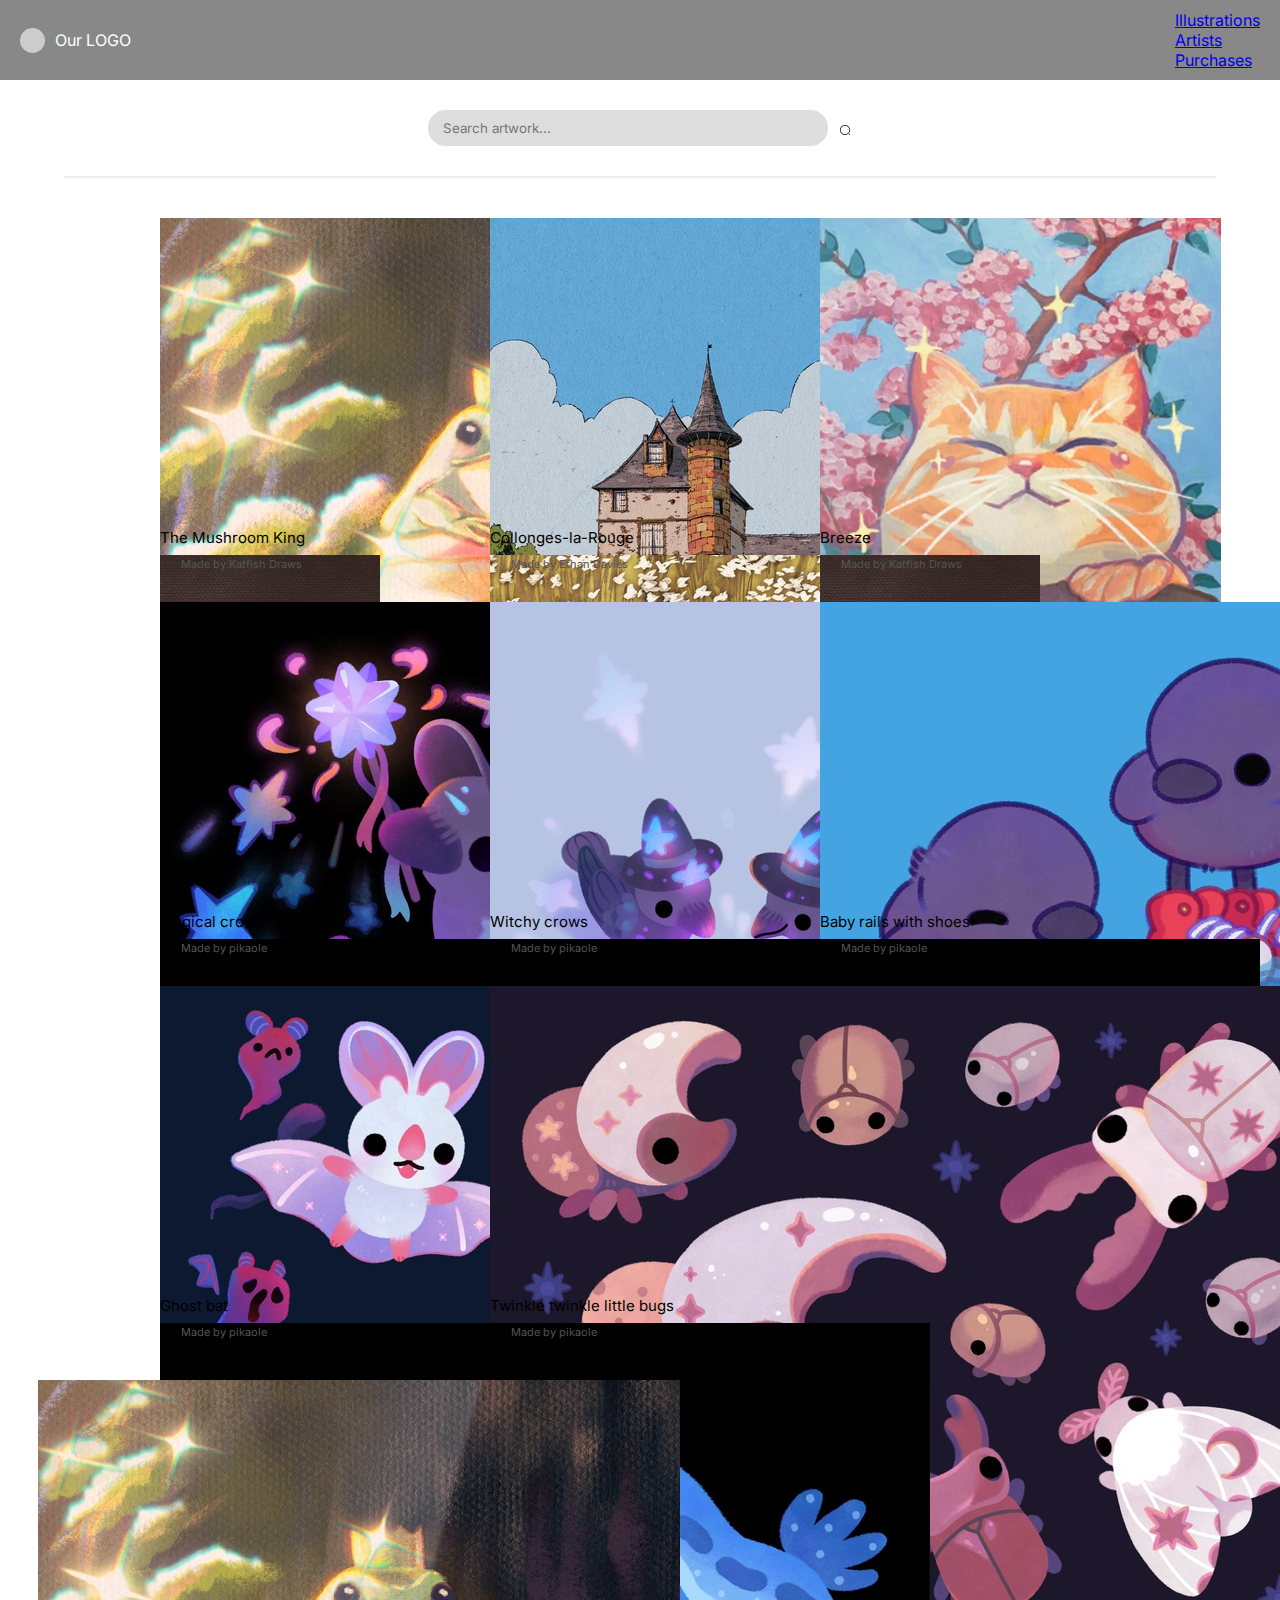
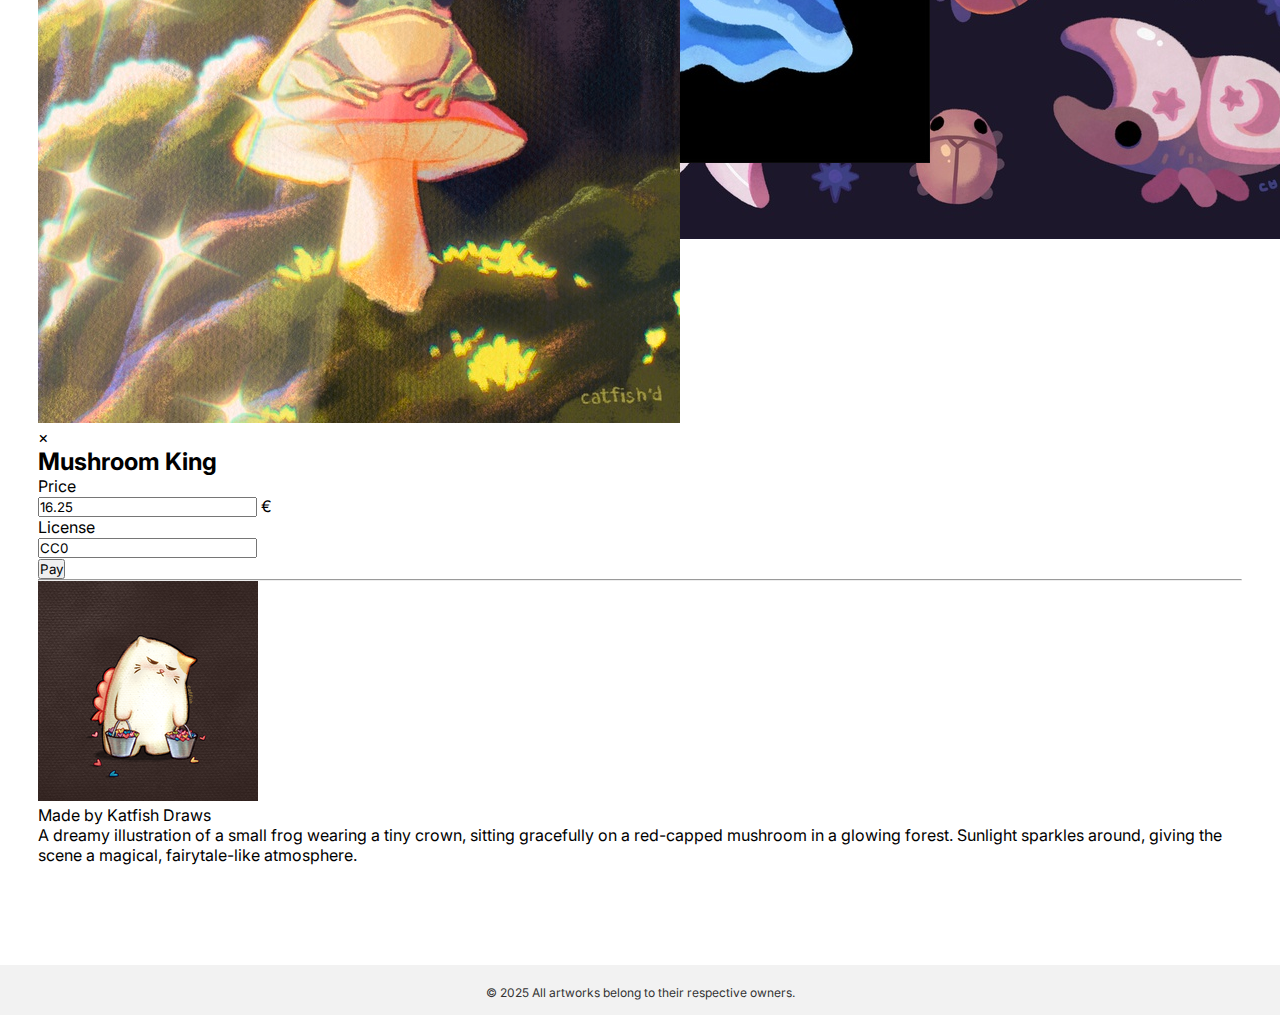
<file: index.html>
<!DOCTYPE html>
<html lang="en">
    <head>
        <meta charset="UTF-8" />
        <meta name="viewport" content="width=device-width, initial-scale=1.0" />
        <title>Search artwork</title>
        <link rel="stylesheet" href="style.css" />

        <!-- шрифт та скріпт -->
        <link href="https://fonts.googleapis.com/css2?family=Inter:wght@100;200;300;400;500;600;700;800;900&display=swap" rel="stylesheet" />
        <script src="script.js"></script>
    </head>
    <body>
        <header class="header">
            <div class="logo-section">
                <div class="logo-circle"></div>
                <span class="logo-text">Our LOGO</span>
            </div>
            <div class="nav-link-container">
                <div class="nav-link">
                    <a href="index.html">Illustrations</a>
                </div>
                <div class="nav-link">
                    <a href="search_artist.html">Artists</a>
                </div>
                <div class="nav-link">
                    <a href="purchases.html">Purchases</a>
                </div>
            </div>
        </header>

        <section class="search-section">
            <input type="text" placeholder="Search artwork..." />
            <button class="search-btn">
                <img src="img/icons/search-normal.svg" alt="download icon" class="search-icon" />
            </button>
        </section>

        <hr class="divider" />

        <main>
            <div class="gallery">
                <div class="art-card" onclick="openModal(1)">
                    <div class="art-img">
                        <img src="img/art1_8.png" alt="art image" class="art-photo" />
                    </div>
                    <h3>The Mushroom King</h3>
                    <div class="artist-info" onclick="redirectToArtistPage()">
                        <div class="artist-avatar">
                            <img src="img/avatar1.png" alt="art image" class="art-photo" />
                        </div>
                        <div class="artist-text">
                            <span class="made-by">Made by Katfish Draws</span>
                        </div>
                    </div>
                </div>

                <div class="art-card" onclick="openModal(1)">
                    <div class="art-img">
                        <img src="img/art2_1.png" alt="art image" class="art-photo" />
                    </div>
                    <h3>Collonges-la-Rouge</h3>
                    <div class="artist-info" onclick="redirectToArtistPage()">
                        <div class="artist-avatar">
                            <img src="img/avatar2.png" alt="art image" class="art-photo" />
                        </div>
                        <div class="artist-text">
                            <span class="made-by">Made by Ethan Davies</span>
                        </div>
                    </div>
                </div>

                <div class="art-card">
                    <div class="art-img">
                        <img src="img/art1_1.png" alt="art image" class="art-photo" />
                    </div>
                    <h3>Breeze</h3>
                    <div class="artist-info" onclick="redirectToArtistPage()">
                        <div class="artist-avatar">
                            <img src="img/avatar1.png" alt="art image" class="art-photo" />
                        </div>
                        <div class="artist-text">
                            <span class="made-by">Made by Katfish Draws</span>
                        </div>
                    </div>
                </div>

                <div class="art-card">
                    <div class="art-img">
                        <img src="img/art3_1.png" alt="art image" class="art-photo" />
                    </div>
                    <h3>Magical crows</h3>
                    <div class="artist-info" onclick="redirectToArtistPage()">
                        <div class="artist-avatar">
                            <img src="img/avatar3.png" alt="art image" class="art-photo" />
                        </div>
                        <div class="artist-text">
                            <span class="made-by">Made by pikaole</span>
                        </div>
                    </div>
                </div>

                <div class="art-card">
                    <div class="art-img">
                        <img src="img/art3_2.png" alt="art image" class="art-photo" />
                    </div>
                    <h3>Witchy crows</h3>
                    <div class="artist-info" onclick="redirectToArtistPage()">
                        <div class="artist-avatar">
                            <img src="img/avatar3.png" alt="art image" class="art-photo" />
                        </div>
                        <div class="artist-text">
                            <span class="made-by">Made by pikaole</span>
                        </div>
                    </div>
                </div>

                <div class="art-card">
                    <div class="art-img">
                        <img src="img/art3_3.png" alt="art image" class="art-photo" />
                    </div>
                    <h3>Baby rails with shoes</h3>
                    <div class="artist-info" onclick="redirectToArtistPage()">
                        <div class="artist-avatar">
                            <img src="img/avatar3.png" alt="art image" class="art-photo" />
                        </div>
                        <div class="artist-text">
                            <span class="made-by">Made by pikaole</span>
                        </div>
                    </div>
                </div>

                <div class="art-card">
                    <div class="art-img">
                        <img src="img/art3_4.png" alt="art image" class="art-photo" />
                    </div>
                    <h3>Ghost bat</h3>
                    <div class="artist-info" onclick="redirectToArtistPage()">
                        <div class="artist-avatar">
                            <img src="img/avatar3.png" alt="art image" class="art-photo" />
                        </div>
                        <div class="artist-text">
                            <span class="made-by">Made by pikaole</span>
                        </div>
                    </div>
                </div>

                <div class="art-card">
                    <div class="art-img">
                        <img src="img/art3_5.png" alt="art image" class="art-photo" />
                    </div>
                    <h3>Twinkle twinkle little bugs</h3>
                    <div class="artist-info" onclick="redirectToArtistPage()">
                        <div class="artist-avatar">
                            <img src="img/avatar3.png" alt="art image" class="art-photo" />
                        </div>
                        <div class="artist-text">
                            <span class="made-by">Made by pikaole</span>
                        </div>
                    </div>
                </div>
            </div>

            <!-- модальне окно -->
            <!-- пропоную використовувати поки що усюди одне -->
            <div id="modal1" class="modal">
                <div class="modal-content">
                    <div class="modal-main-content">
                        <div class="artwork-image-container">
                            <div class="artwork-large-img">
                                <img src="img/art1_8.png" alt="art image" class="art-photo" />
                            </div>
                        </div>

                        <div class="artwork-details-container">
                            <span class="close" onclick="closeModal(1)">&times;</span>

                            <h2 class="artwork-name">Mushroom King</h2>

                            <label for="price-input">Price</label>
                            <div class="detail-row">
                                <input type="text" id="price-input" value="16.25" readonly />
                                <span class="currency-icon">€</span>
                            </div>

                            <label for="license-input">License</label>
                            <div class="detail-row">
                                <input type="text" id="license-input" value="CC0" readonly />
                                <!-- <span class="license-icon">P</span> -->
                            </div>

                            <button class="pay-btn" onclick="redirectToPaymentPage()">Pay</button>

                            <hr class="details-divider" />

                            <div class="made-by-section">
                                <div class="artist-avatar-small" onclick="redirectToArtistPage()">
                                    <img src="img/avatar1.png" alt="art image" class="artist-photo-small" />
                                </div>
                                <div class="artist-info-text" onclick="redirectToArtistPage()">
                                    <span class="made-by-label">Made by Katfish Draws</span>
                                </div>
                            </div>
                            <p class="artist-lorem">A dreamy illustration of a small frog wearing a tiny crown, sitting gracefully on a red-capped mushroom in a glowing forest. Sunlight sparkles around, giving the scene a magical, fairytale-like atmosphere.</p>
                        </div>
                    </div>
                </div>
            </div>
        </main>

        <footer class="footer">
            <p>© 2025 All artworks belong to their respective owners.</p>
        </footer>
    </body>
</html>
</file>
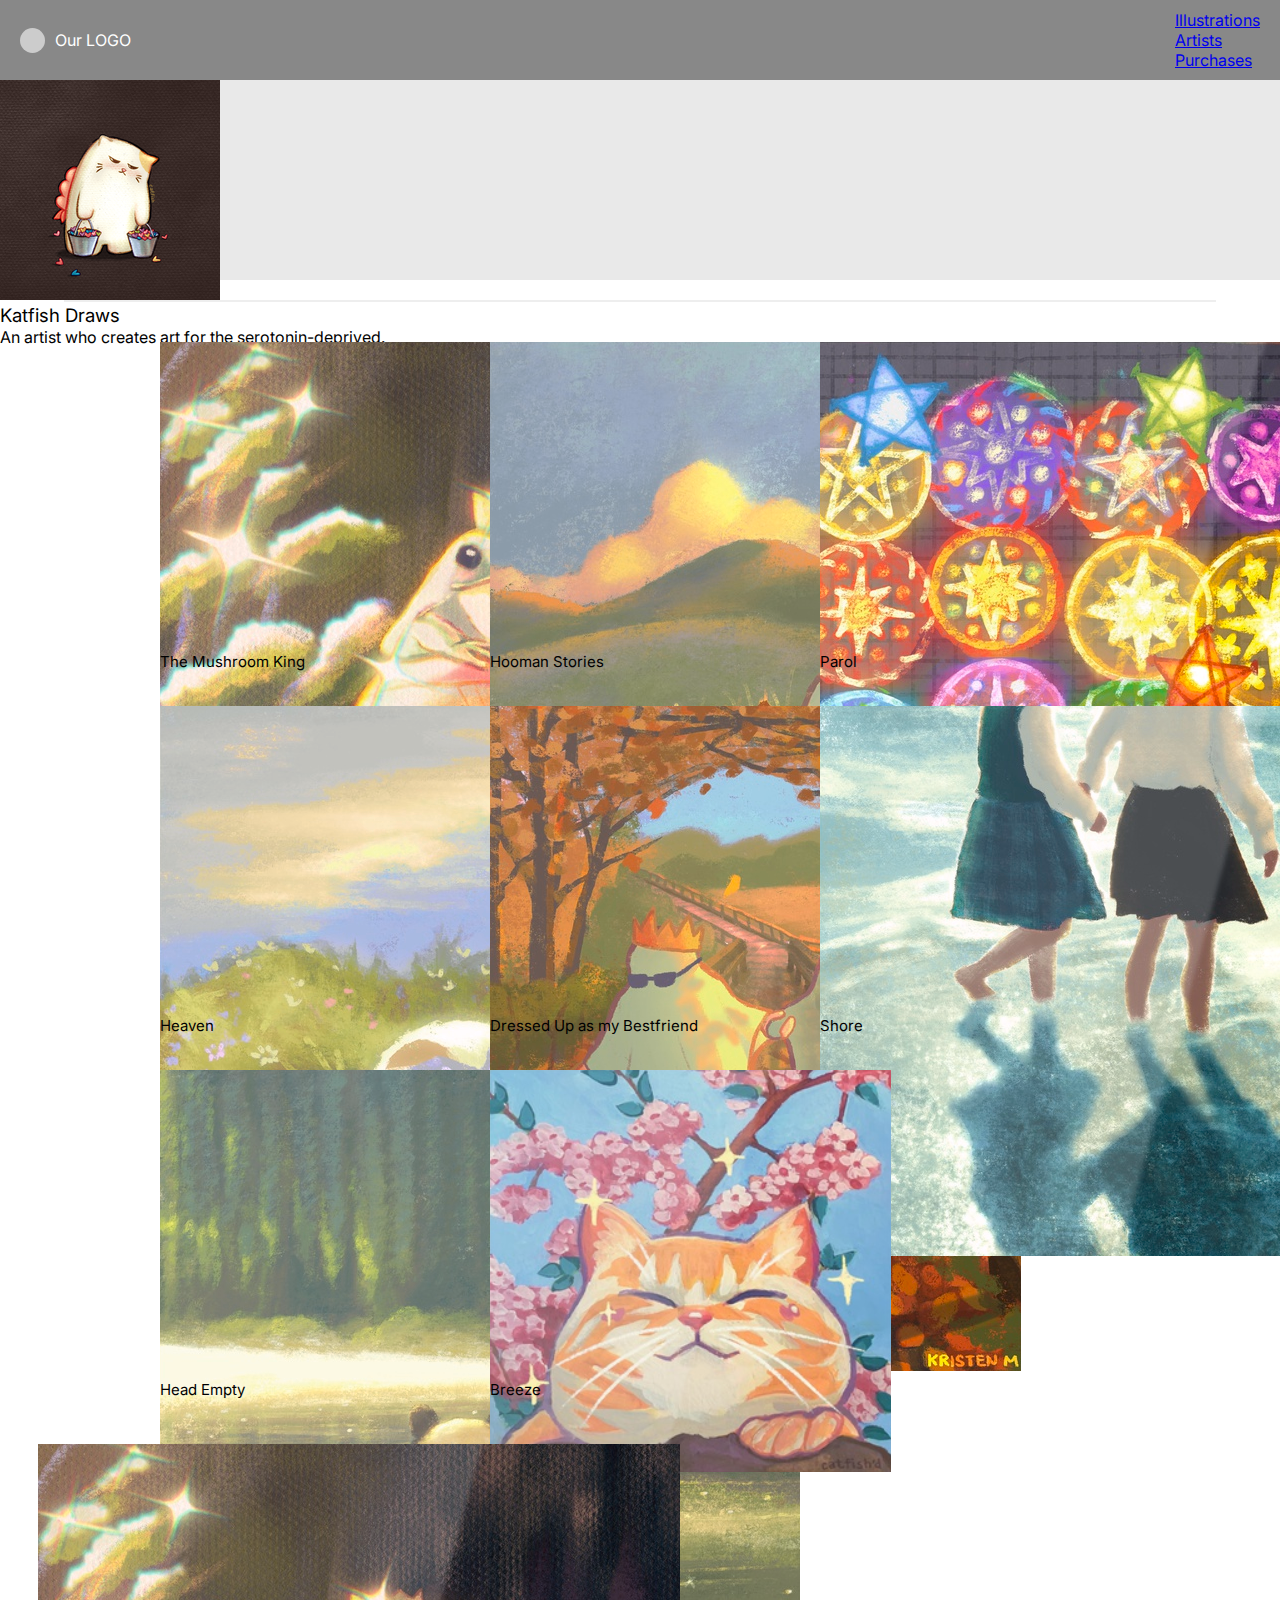
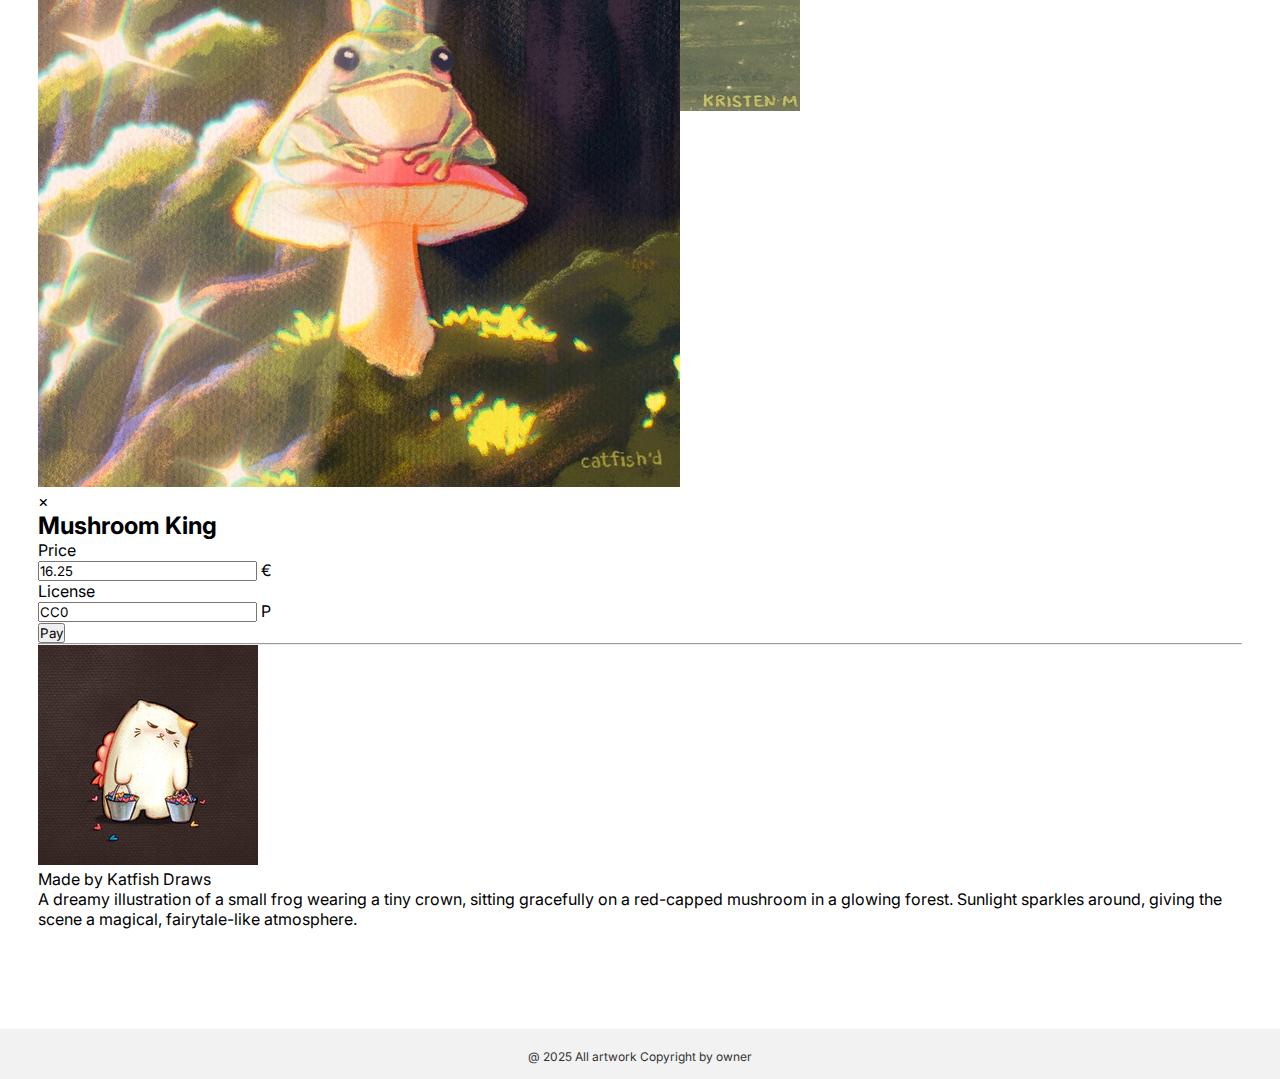
<file: artist_page.html>
<!DOCTYPE html>
<html lang="en">
    <head>
        <meta charset="UTF-8" />
        <meta name="viewport" content="width=device-width, initial-scale=1.0" />
        <title>Artist page</title>
        <link rel="stylesheet" href="style.css" />

        <link href="https://fonts.googleapis.com/css2?family=Inter:wght@100;200;300;400;500;600;700;800;900&display=swap" rel="stylesheet">
        <script src="script.js"></script>
    </head>
    <body>
        <header class="header">
            <div class="logo-section">
                <div class="logo-circle"></div>
                <span class="logo-text">Our LOGO</span>
            </div>
            <div class="nav-link-container">
                <div class="nav-link">
                    <a href="index.html">Illustrations</a>
                </div>
                <div class="nav-link">
                    <a href="search_artist.html">Artists</a>
                </div>
                <div class="nav-link">
                    <a href="purchases.html">Purchases</a>
                </div>
            </div>
        </header>

        <section class="top-info-section">
            <div class="artist-profile-outside">
                <div class="artist-avatar-large">
                    <img src="img/avatar1.png" alt="art image" class="art-photo" />
                </div>
                <div class="artist-text-outside">
                    <h3 class="artist-name-outside">Katfish Draws</h3>
                    <p class="artist-desc-outside">An artist who creates art for the serotonin-deprived.</p>
                    </p>
                </div>
            </div>
        </section>

        <hr class="divider" />

        <main>


            <div class="gallery">
                <div class="art-card" onclick="openModal(1)">
                    <div class="art-img">
                        <img src="img/art1_8.png" alt="art image" class="art-photo" />
                    </div>
                    <h3>The Mushroom King</h3>
                    <!--<div class="artist-info">
                        <div class="artist-avatar"></div>
                        <div class="artist-text">
                            <span class="made-by">Made by</span>
                        </div>
                    </div>-->
                </div>

                <div class="art-card" onclick="openModal(1)">
                    <div class="art-img">
                        <img src="img/art1_2.png" alt="art image" class="art-photo" />
                    </div>
                    <h3>Hooman Stories</h3>
                    <!--<div class="artist-info">
                        <div class="artist-avatar"></div>
                        <div class="artist-text">
                            <span class="made-by">Made by</span>
                        </div>
                    </div>-->
                </div>

                <div class="art-card" onclick="openModal(1)">
                    <div class="art-img">
                        <img src="img/art1_3.png" alt="art image" class="art-photo" />
                    </div>
                    <h3>Parol</h3>
                    <!--<div class="artist-info">
                        <div class="artist-avatar"></div>
                        <div class="artist-text">
                            <span class="made-by">Made by</span>
                        </div>
                    </div>-->
                </div>

                <div class="art-card" onclick="openModal(1)">
                    <div class="art-img">
                        <img src="img/art1_4.png" alt="art image" class="art-photo" />
                    </div>
                    <h3>Heaven</h3>
                    <!--<div class="artist-info">
                        <div class="artist-avatar"></div>
                        <div class="artist-text">
                            <span class="made-by">Made by</span>
                        </div>
                    </div>-->
                </div>

                <div class="art-card" onclick="openModal(1)">
                    <div class="art-img">
                        <img src="img/art1_5.png" alt="art image" class="art-photo" />
                    </div>
                    <h3>Dressed Up as my Bestfriend</h3>
                    <!--<div class="artist-info">
                        <div class="artist-avatar"></div>
                        <div class="artist-text">
                            <span class="made-by">Made by</span>
                        </div>
                    </div>-->
                </div>

                <div class="art-card" onclick="openModal(1)">
                    <div class="art-img">
                        <img src="img/art1_6.png" alt="art image" class="art-photo" />
                    </div>
                    <h3>Shore</h3>
                    <!--<div class="artist-info">
                        <div class="artist-avatar"></div>
                        <div class="artist-text">
                            <span class="made-by">Made by</span>
                        </div>
                    </div>-->
                </div>

                <div class="art-card" onclick="openModal(1)">
                    <div class="art-img">
                        <img src="img/art1_7.png" alt="art image" class="art-photo" />
                    </div>
                    <h3>Head Empty</h3>
                    <!--<div class="artist-info">
                        <div class="artist-avatar"></div>
                        <div class="artist-text">
                            <span class="made-by">Made by</span>
                        </div>
                    </div>-->
                </div>

                <div class="art-card" onclick="openModal(1)">
                    <div class="art-img">
                        <img src="img/art1_1.png" alt="art image" class="art-photo" />
                    </div>
                    <h3>Breeze</h3>
                    <!--<div class="artist-info">
                        <div class="artist-avatar"></div>
                        <div class="artist-text">
                            <span class="made-by">Made by</span>
                        </div>
                    </div>-->
                </div>
            </div>

            <!-- модальне окно -->
            <!-- пропоную використовувати поки що усюди одне -->
            <div id="modal1" class="modal">
                <div class="modal-content">
                    <div class="modal-main-content">
                        <div class="artwork-image-container">
                            <div class="artwork-large-img">
                                <img src="img/art1_8.png" alt="art image" class="art-photo" />
                            </div>
                        </div>

                        <div class="artwork-details-container">
                            <span class="close" onclick="closeModal(1)">&times;</span>
                            
                            <h2 class="artwork-name">Mushroom King</h2>

                            <label for="price-input">Price</label>
                            <div class="detail-row">
                                <input type="text" id="price-input" value="16.25" readonly>
                                <span class="currency-icon">€</span>
                            </div>

                            <label for="license-input">License</label>
                            <div class="detail-row">
                                <input type="text" id="license-input" value="CC0" readonly>
                                <span class="license-icon">P</span>
                            </div>
                            
                            <button class="pay-btn" onclick="redirectToPaymentPage()">Pay</button>
                            
                            <hr class="details-divider">

                            <div class="made-by-section">
                                <div class="artist-avatar-small" onclick="redirectToArtistPage()">
                                    <img src="img/avatar1.png" alt="art image" class="artist-photo-small" />
                                </div>
                                <div class="artist-info-text" onclick="redirectToArtistPage()">
                                    <span class="made-by-label">Made by Katfish Draws</span>
                                </div>
                            </div>
                            <p class="artist-lorem">A dreamy illustration of a small frog wearing a tiny crown, sitting gracefully on a red-capped mushroom in a glowing forest. Sunlight sparkles around, giving the scene a magical, fairytale-like atmosphere.</p>
                        </div>
                    </div>
                </div>
            </div>

        </main>
        <footer class="footer">
            <p>@ 2025 All artwork Copyright by owner</p>
        </footer>
    </body>
</html>
</file>
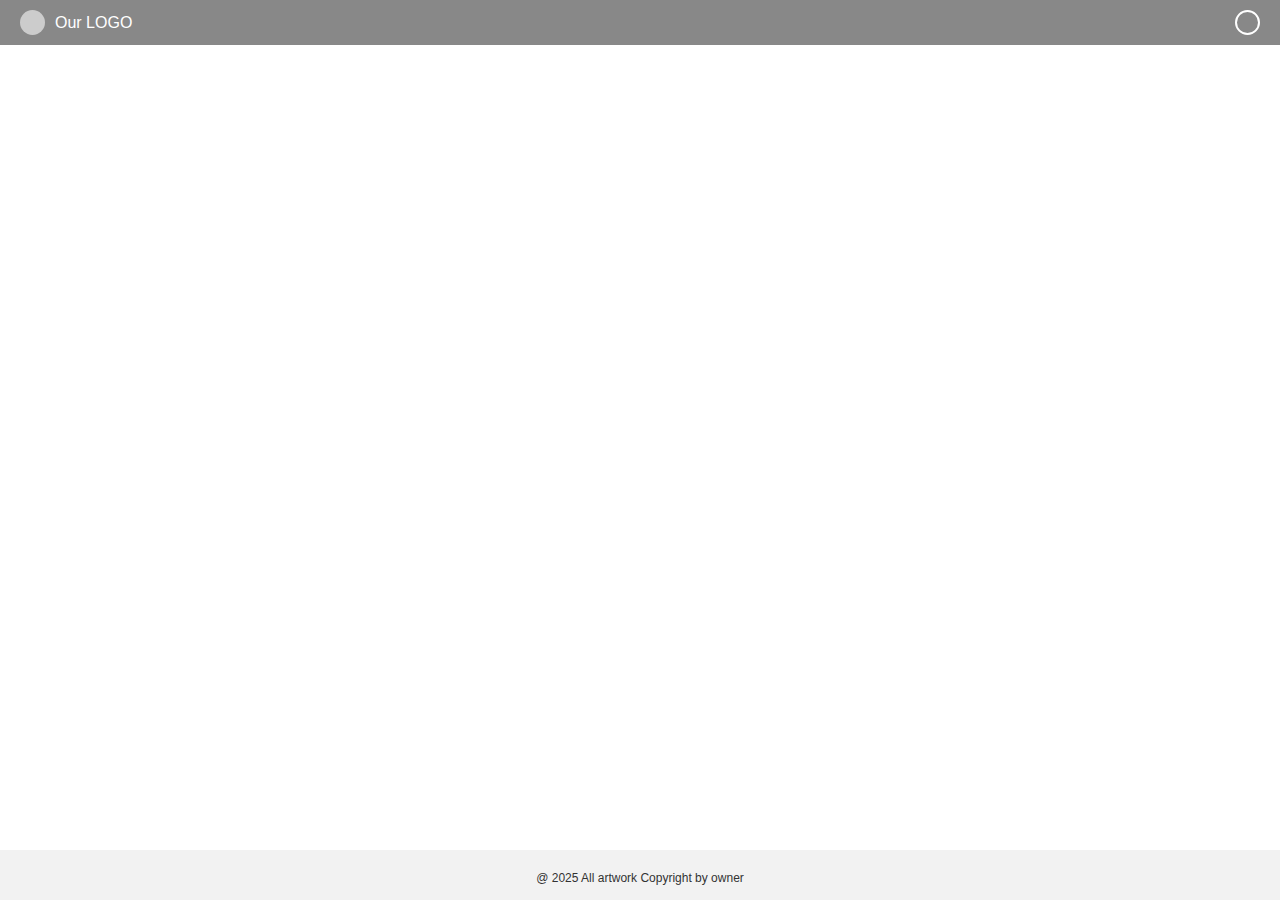
<file: payment_comfirmation.html>
<!DOCTYPE html>
<html lang="en">
    <head>
        <meta charset="UTF-8" />
        <meta name="viewport" content="width=device-width, initial-scale=1.0" />
        <title>Payment comfirmation</title>
        <link rel="stylesheet" href="style.css" />
    </head>
    <body>
        <header class="header">
            <div class="logo-section">
                <div class="logo-circle"></div>
                <span class="logo-text">Our LOGO</span>
            </div>
            <div class="profile-icon">
                <div class="profile-circle"></div>
            </div>
        </header>

        <main>

        </main>

        <footer class="footer">
            <p>@ 2025 All artwork Copyright by owner</p>
        </footer>
    </body>
</html>
</file>
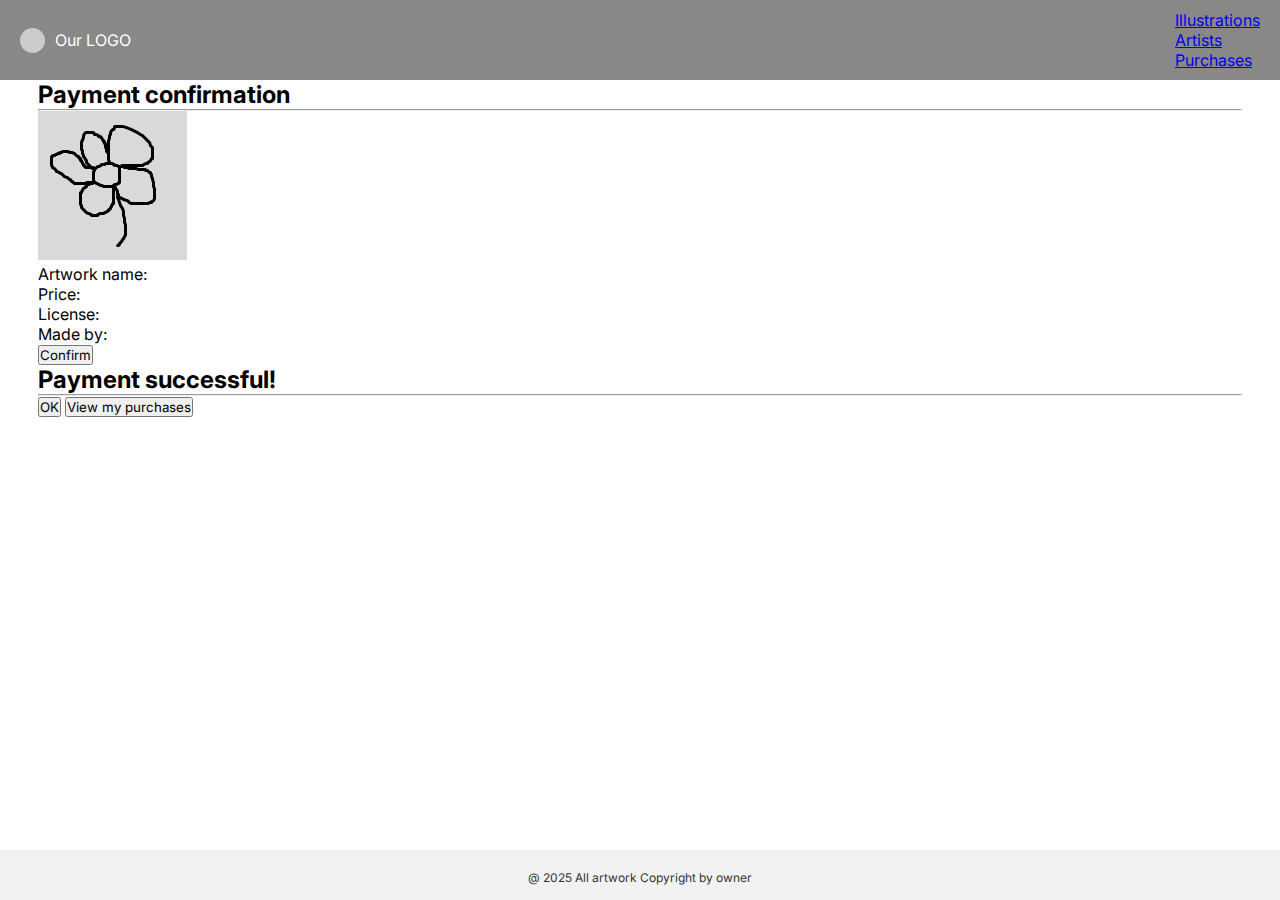
<file: payment_confirmation.html>
<!DOCTYPE html>
<html lang="en">
    <head>
        <meta charset="UTF-8" />
        <meta name="viewport" content="width=device-width, initial-scale=1.0" />
        <title>Payment comfirmation</title>

        <link rel="stylesheet" href="style.css" />
        <link href="https://fonts.googleapis.com/css2?family=Inter:wght@100;200;300;400;500;600;700;800;900&display=swap" rel="stylesheet" />
        <script src="script.js"></script>
    </head>
    <body>
        <header class="header">
            <div class="logo-section">
                <div class="logo-circle"></div>
                <span class="logo-text">Our LOGO</span>
            </div>
            <div class="nav-link-container">
                <div class="nav-link">
                    <a href="index.html">Illustrations</a>
                </div>
                <div class="nav-link">
                    <a href="search_artist.html">Artists</a>
                </div>
                <div class="nav-link">
                    <a href="purchases.html">Purchases</a>
                </div>
            </div>
        </header>

        <main>
            <div class="confirmation-container">
                <h2 class="confirmation-title">Payment confirmation</h2>

                <hr class="confirmation-divider" />

                <div class="confirmation-content">
                    <div class="confirmation-artwork-img">
                        <img src="img/example.jpg" alt="art image" class="art-photo" />
                    </div>

                    <div class="confirmation-details">
                        <div class="confirm-detail-row">
                            <label>Artwork name:</label>
                            <div class="confirm-info-box"></div>
                        </div>

                        <div class="confirm-detail-row">
                            <label>Price:</label>
                            <div class="confirm-info-box"></div>
                        </div>

                        <div class="confirm-detail-row">
                            <label>License:</label>
                            <div class="confirm-info-box"></div>
                        </div>

                        <div class="confirm-detail-row">
                            <label>Made by:</label>
                            <div class="confirm-info-box"></div>
                        </div>

                        <button class="confirm-btn" onclick="openSuccessModal()">Confirm</button>
                    </div>
                </div>
            </div>

            <div id="successModal" class="modal-success">
                <div class="modal-success-content">
                    <h2 class="success-title">Payment successful!</h2>

                    <hr class="success-divider" />

                    <button class="success-btn ok-btn" onclick="closeSuccessModal()">OK</button>

                    <button class="success-btn view-btn" onclick="redirectToPurchasePage()">View my purchases</button>
                </div>
            </div>
        </main>

        <footer class="footer">
            <p>@ 2025 All artwork Copyright by owner</p>
        </footer>
    </body>
</html>
</file>
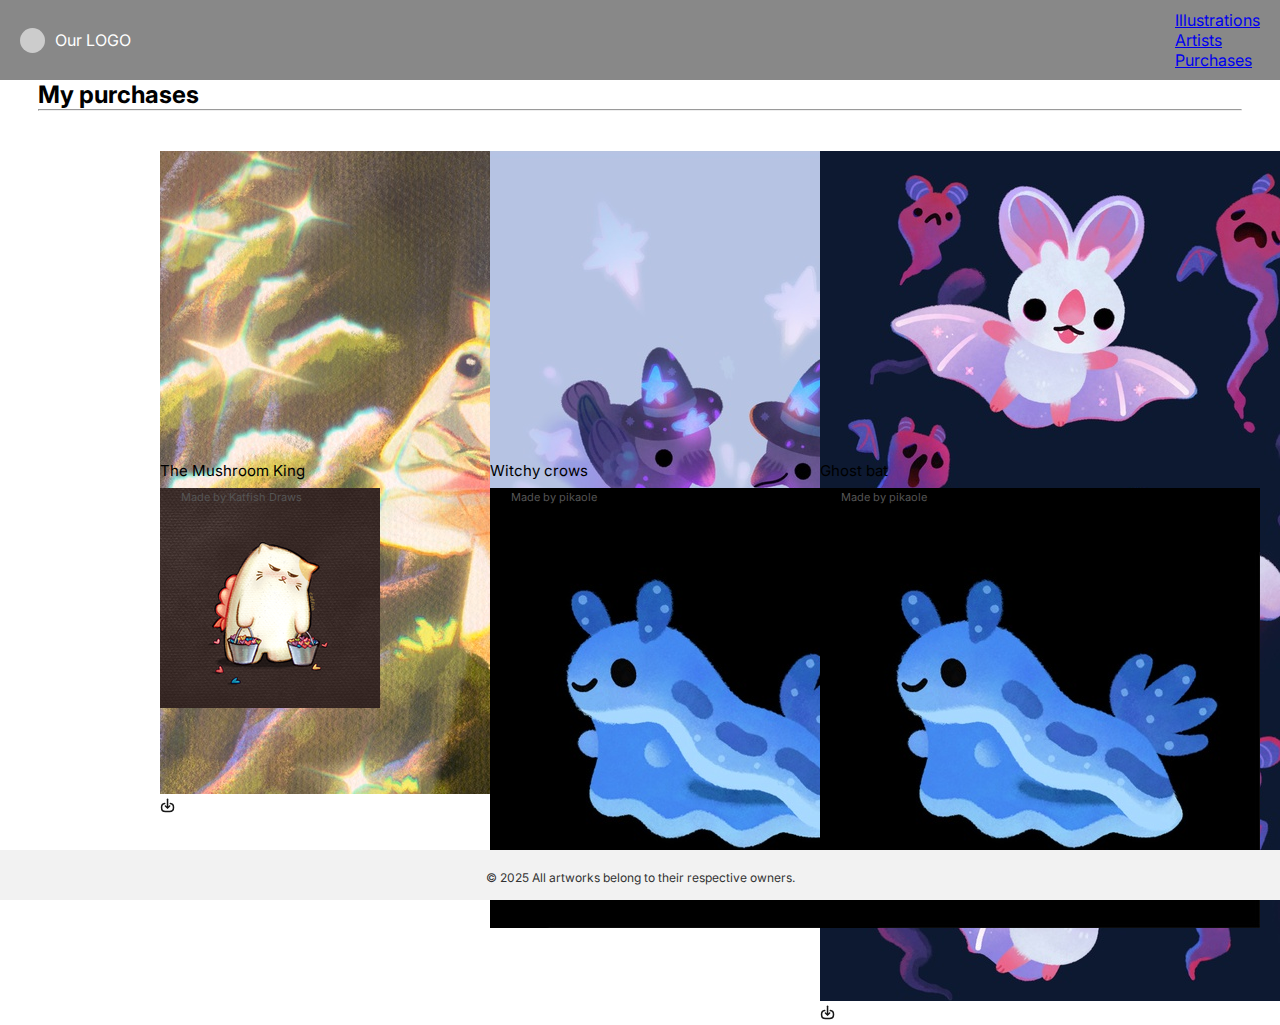
<file: purchases.html>
<!DOCTYPE html>
<html lang="en">
    <head>
        <meta charset="UTF-8" />
        <meta name="viewport" content="width=device-width, initial-scale=1.0" />
        <title>My purchases</title>

        <link rel="stylesheet" href="style.css" />
        <link href="https://fonts.googleapis.com/css2?family=Inter:wght@100;200;300;400;500;600;700;800;900&display=swap" rel="stylesheet" />
        <script src="script.js"></script>
    </head>
    <body>
        <header class="header">
            <div class="logo-section">
                <div class="logo-circle"></div>
                <span class="logo-text">Our LOGO</span>
            </div>
            <div class="nav-link-container">
                <div class="nav-link">
                    <a href="index.html">Illustrations</a>
                </div>
                <div class="nav-link">
                    <a href="search_artist.html">Artists</a>
                </div>
                <div class="nav-link">
                    <a href="purchases.html">Purchases</a>
                </div>
            </div>
        </header>

        <!-- https://www.w3schools.com/tags/tryit.asp?filename=tryhtml5_a_download -->
        <main>
            <div class="confirmation-container">
                <h2 class="confirmation-title">My purchases</h2>

                <hr class="confirmation-divider" />
            </div>
            <div class="gallery">
                <div class="art-card">
                    <div class="art-img">
                        <img src="img/art1_8.png" alt="art image" class="art-photo" />
                        <a href="img/art1_8.png" download="art1_1.png" class="download-link">
                            <img src="img/icons/import.svg" alt="download icon" class="icon-heart-img" />
                        </a>
                    </div>
                    <h3>The Mushroom King</h3>

                    <div class="artist-info">
                        <div class="artist-avatar">
                            <img src="img/avatar1.png" alt="art image" class="art-photo" />
                        </div>
                        <div class="artist-text">
                            <span class="made-by">Made by Katfish Draws</span>
                        </div>
                    </div>
                </div>

                <div class="art-card">
                    <div class="art-img">
                        <img src="img/art3_2.png" alt="art image" class="art-photo" />
                        <a href="img/art3_2.png" download="img/art3_2.png" class="download-link">
                            <img src="img/icons/import.svg" alt="download icon" class="icon-heart-img" />
                        </a>
                    </div>
                    <h3>Witchy crows</h3>

                    <div class="artist-info">
                        <div class="artist-avatar">
                                <img src="img/avatar3.png" alt="art image" class="art-photo" />
                        </div>
                        <div class="artist-text">
                            <span class="made-by">Made by pikaole</span>
                        </div>
                    </div>
                </div>

                <div class="art-card">
                    <div class="art-img">
                        <img src="img/art3_4.png" alt="art image" class="art-photo" />
                        <a href="img/art3_4.png" download="img/art3_4.png" class="download-link">
                            <img src="img/icons/import.svg" alt="download icon" class="icon-heart-img" />
                        </a>
                    </div>
                    <h3>Ghost bat</h3>

                    <div class="artist-info">
                        <div class="artist-avatar">
                            <img src="img/avatar3.png" alt="art image" class="art-photo" />
                        </div>
                        <div class="artist-text">
                            <span class="made-by">Made by pikaole</span>
                        </div>
                    </div>
                </div>
            </div>
        </main>

        <footer class="footer">
            <p>© 2025 All artworks belong to their respective owners.</p>
        </footer>
    </body>
</html>
</file>
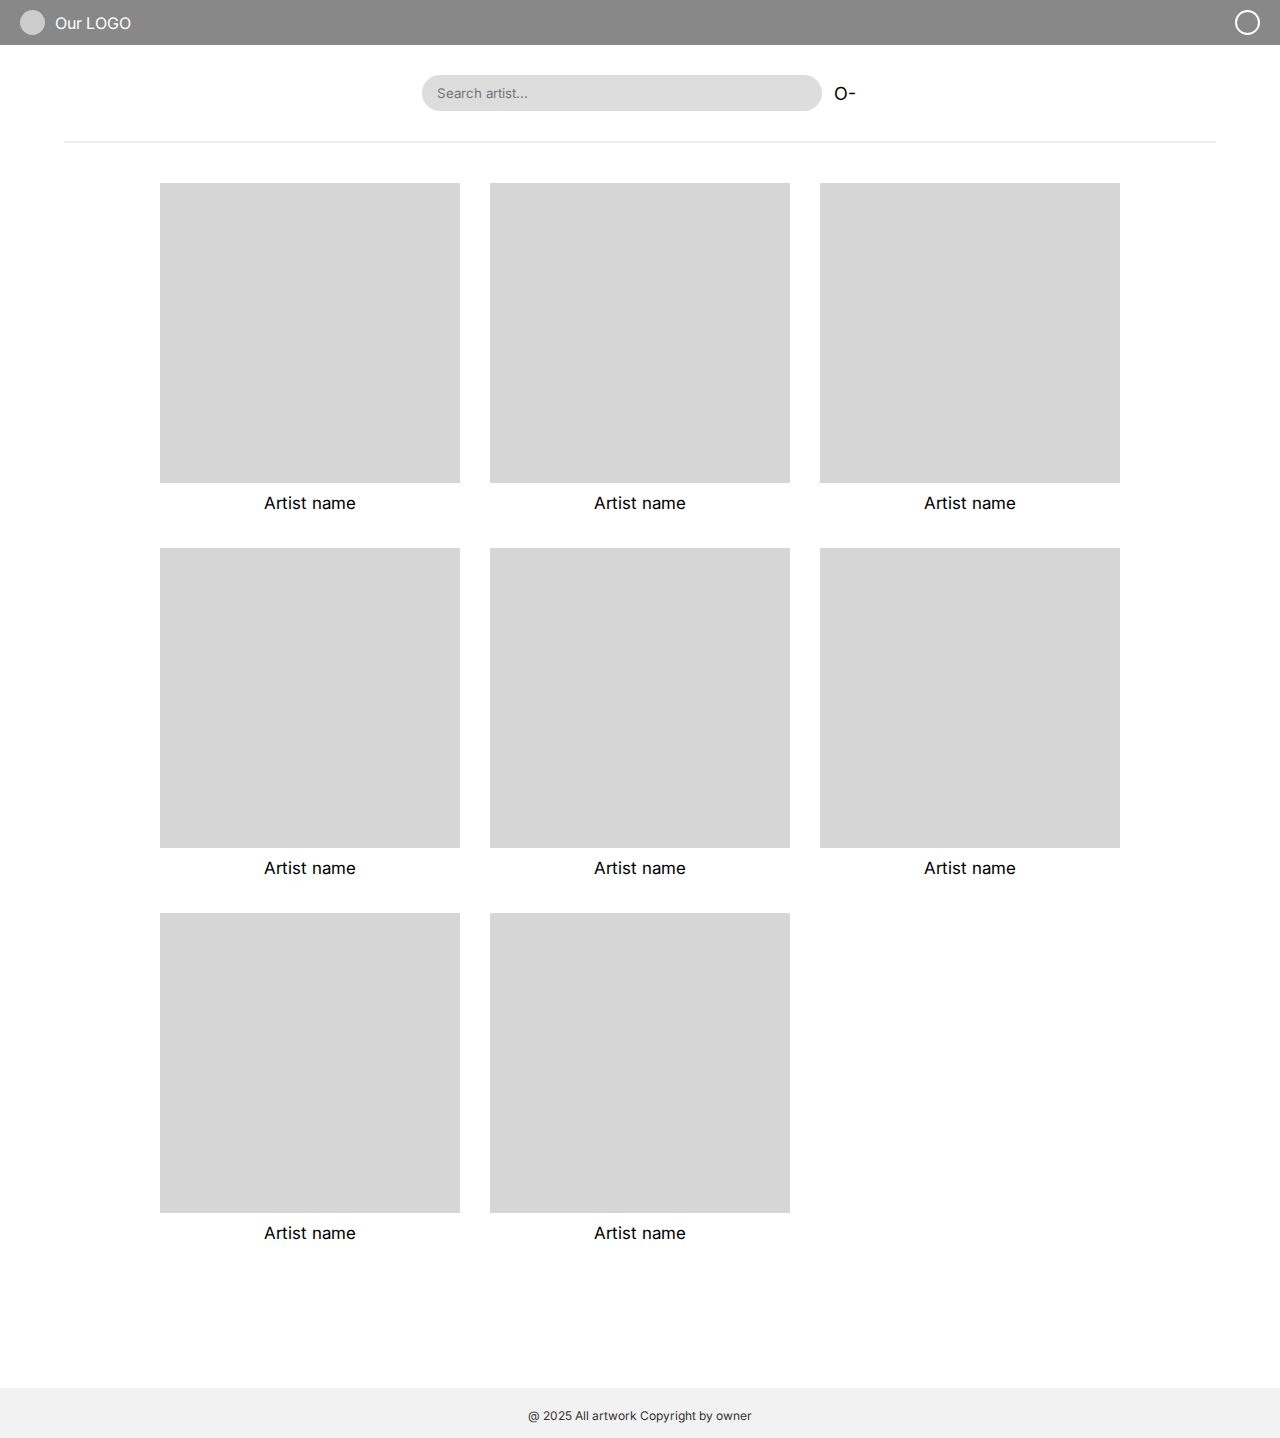
<file: search_artist.html>
<!DOCTYPE html>
<html lang="en">
    <head>
        <meta charset="UTF-8" />
        <meta name="viewport" content="width=device-width, initial-scale=1.0" />
        <title>Search artist</title>
        <link rel="stylesheet" href="style.css" />
        <link href="https://fonts.googleapis.com/css2?family=Inter:wght@100;200;300;400;500;600;700;800;900&display=swap" rel="stylesheet">
    </head>
    <body>
        <header class="header">
            <div class="logo-section">
                <div class="logo-circle"></div>
                <span class="logo-text">Our LOGO</span>
            </div>
            <div class="profile-icon">
                <div class="profile-circle"></div>
            </div>
        </header>

        <section class="search-section">
            <input type="text" placeholder="Search artist..." />
            <button class="search-btn">O-</button>
        </section>

        <hr class="divider" />

        <main>
            <div class="gallery">
                <div class="art-card">
                    <div class="art-img"></div>
                    <h3 class="artist-name">Artist name</h3>
                </div>

                <div class="art-card">
                    <div class="art-img"></div>
                    <h3 class="artist-name">Artist name</h3>
                </div>

                <div class="art-card">
                    <div class="art-img"></div>
                    <h3 class="artist-name">Artist name</h3>
                </div>

                <div class="art-card">
                    <div class="art-img"></div>
                    <h3 class="artist-name">Artist name</h3>
                </div>

                <div class="art-card">
                    <div class="art-img"></div>
                    <h3 class="artist-name">Artist name</h3>
                </div>

                <div class="art-card">
                    <div class="art-img"></div>
                    <h3 class="artist-name">Artist name</h3>
                </div>

                <div class="art-card">
                    <div class="art-img"></div>
                    <h3 class="artist-name">Artist name</h3>
                </div>

                <div class="art-card">
                    <div class="art-img"></div>
                    <h3 class="artist-name">Artist name</h3>
                </div>
            </div>
        </main>
        <footer class="footer">
            <p>@ 2025 All artwork Copyright by owner</p>
        </footer>
    </body>
</html>
</file>
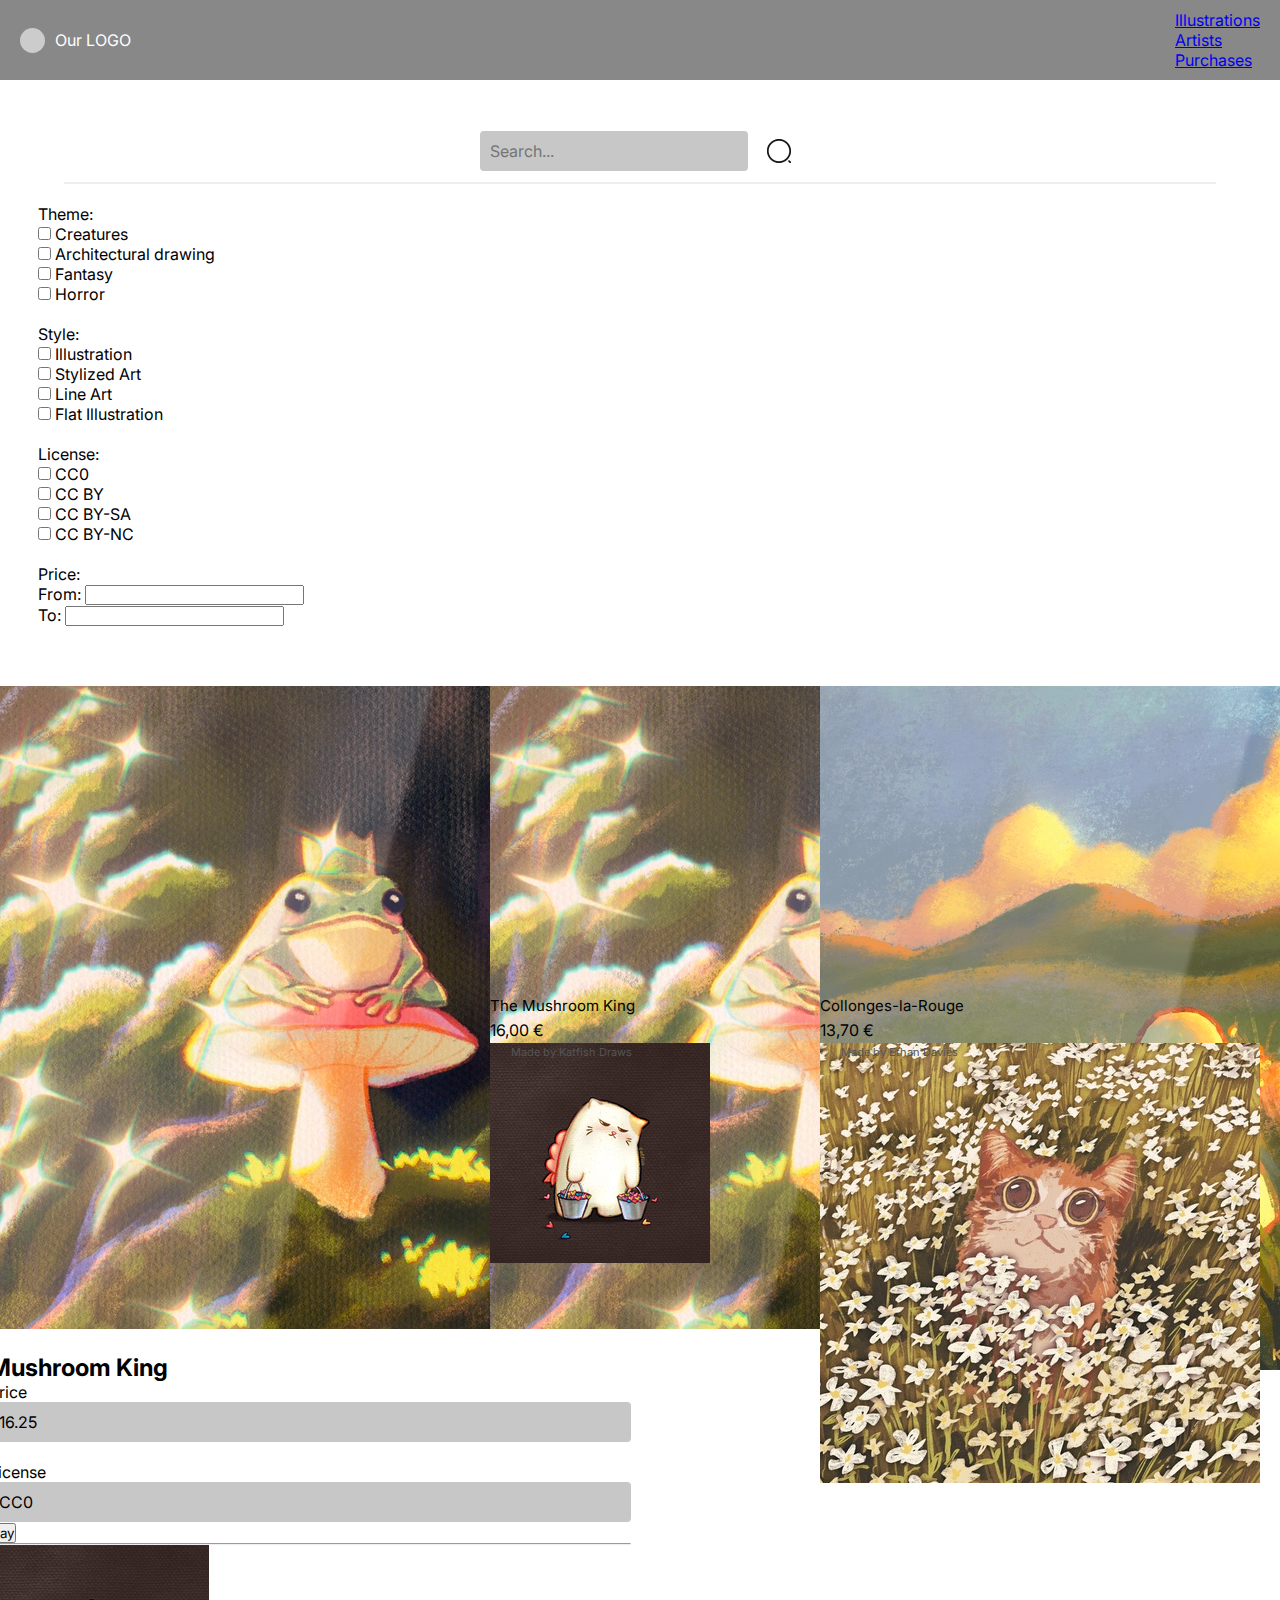
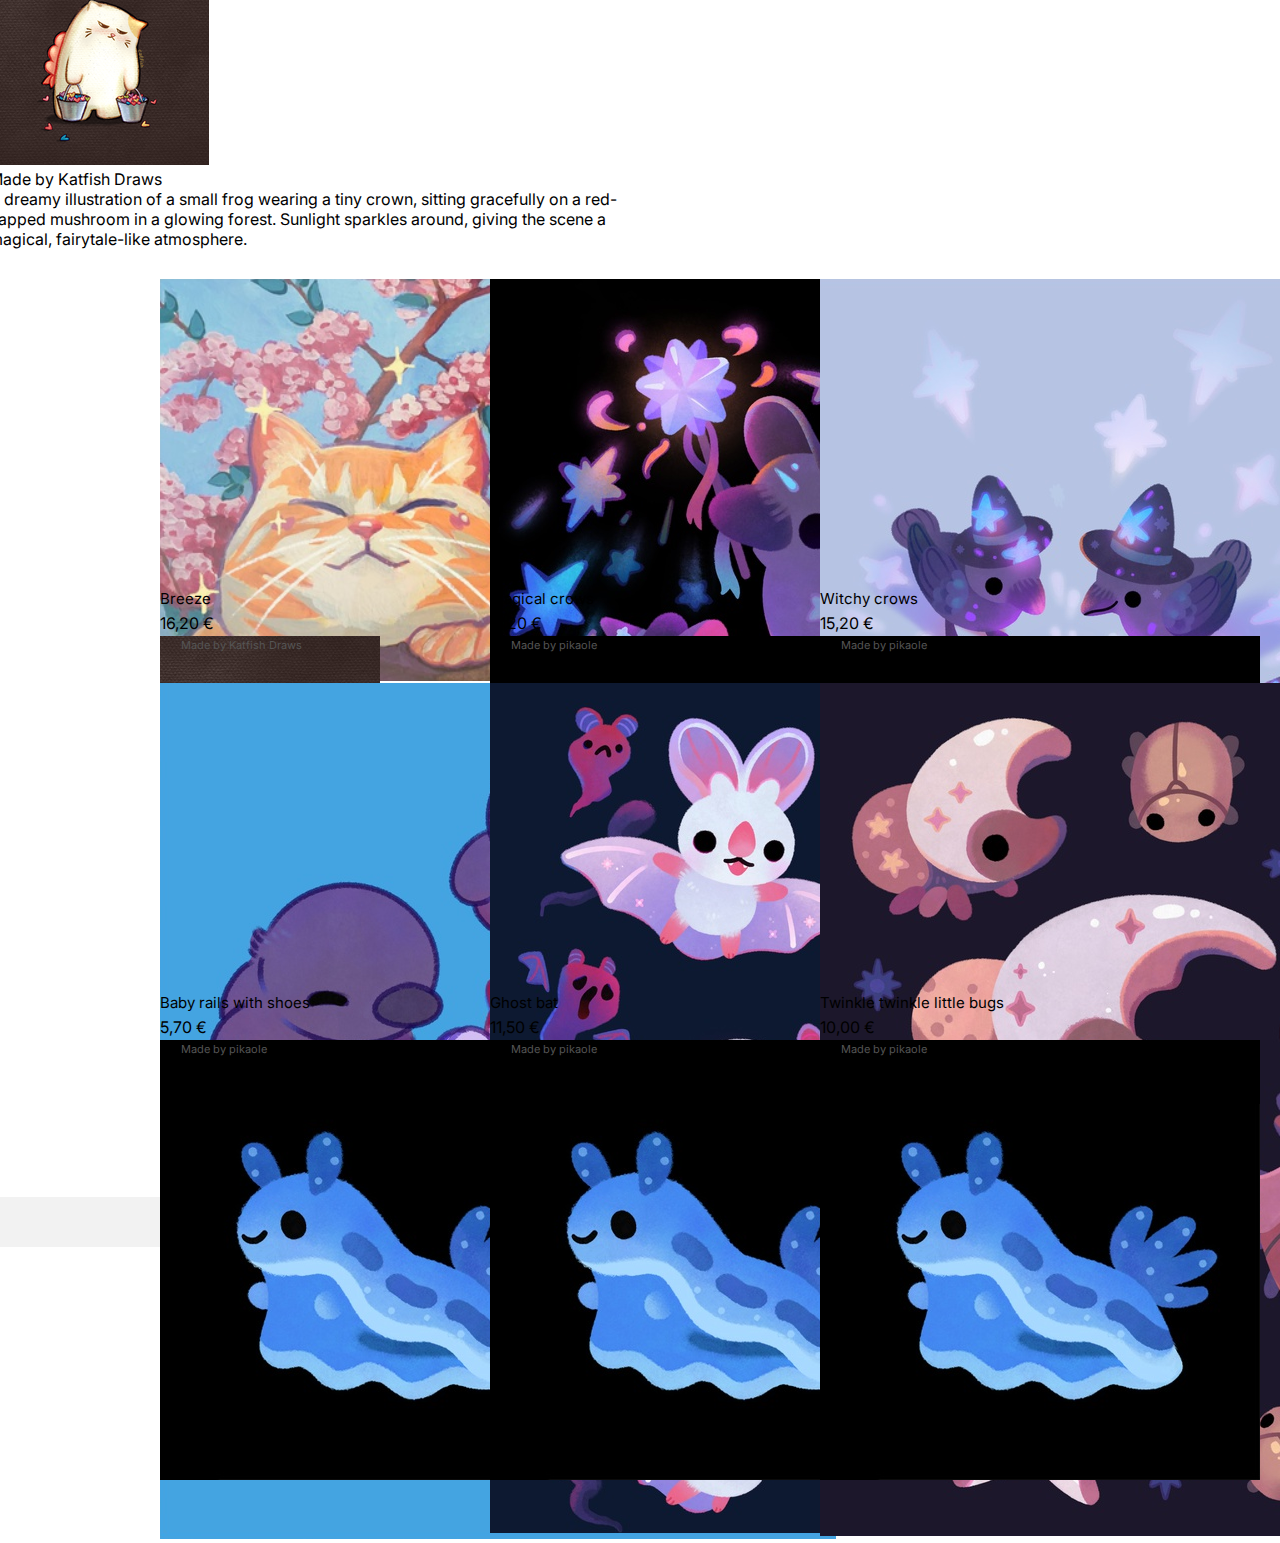
<file: search_artwork.html>
<!DOCTYPE html>
<html lang="en">
    <head>
        <meta charset="UTF-8" />
        <meta name="viewport" content="width=device-width, initial-scale=1.0" />
        <title>Search artwork</title>
        <link rel="stylesheet" href="style.css" />
        <link rel="stylesheet" href="search_style.css" />
        <!-- шрифт та скріпт -->
        <link href="https://fonts.googleapis.com/css2?family=Inter:wght@100;200;300;400;500;600;700;800;900&display=swap" rel="stylesheet" />
        <script src="script.js"></script>

    </head>
    <body>
        <header class="header">
            <div class="logo-section">
                <div class="logo-circle"></div>
                <span class="logo-text">Our LOGO</span>
            </div>
            <div class="nav-link-container">
                <div class="nav-link">
                    <a href="index.html">Illustrations</a>
                </div>
                <div class="nav-link">
                    <a href="search_artist.html">Artists</a>
                </div>
                <div class="nav-link">
                    <a href="purchases.html">Purchases</a>
                </div>
            </div>
        </header>

        <div class="search-section autocomplete">
            <input id="search-input" type="text" placeholder="Search..." />
            <button id="search-button" class="search-btn" type="button">
                <img src="img/icons/search-normal.svg" alt="search icon" class="search-icon" />
            </button>
            <div id="autocomplete-list" class="autocomplete-items"></div>
        </div>

        <hr class="divider" />

        <main>
            

            <form>
                <br>
                <p>Theme:</p>
                <input type="checkbox" class="checkbox" id="theme-1" name="theme-1" value="Creatures">
                <label for="theme-1">Creatures</label><br>
                <input type="checkbox" class="checkbox" id="theme-2" name="theme-2" value="Architectural drawing">
                <label for="theme-2">Architectural drawing</label><br>
                <input type="checkbox" class="checkbox" id="theme-3" name="theme-3" value="Fantasy">
                <label for="theme-3">Fantasy</label><br>
                <input type="checkbox" class="checkbox" id="theme-4" name="theme-4" value="Horror">
                <label for="theme-4">Horror</label><br><br>

                <p>Style:</p>
                <input type="checkbox" class="checkbox" id="style-1" name="style-1" value="Illustration">
                <label for="style-1">Illustration</label><br>
                <input type="checkbox" class="checkbox" id="style-2" name="style-2" value="Stylized Art">
                <label for="style-2">Stylized Art</label><br>
                <input type="checkbox" class="checkbox" id="style-3" name="style-3" value="Line Art">
                <label for="style-3">Line Art</label><br>
                <input type="checkbox" class="checkbox" id="style-4" name="style-4" value="Flat Illustration">
                <label for="style-4">Flat Illustration</label><br><br>

                <p>License:</p>
                <input type="checkbox" class="checkbox" id="license-1" name="license-1" value="CC0">
                <label for="license-1">CC0</label><br>
                <input type="checkbox" class="checkbox" id="license-2" name="license-2" value="CC BY">
                <label for="license-2">CC BY</label><br>
                <input type="checkbox" class="checkbox" id="license-3" name="license-3" value="CC BY-SA">
                <label for="license-3">CC BY-SA</label><br>
                <input type="checkbox" class="checkbox" id="license-4" name="license-4" value="CC BY-NC">
                <label for="license-4">CC BY-NC</label><br><br>

                <p>Price:</p>
                
                <label for="price-1">From:</label>
                <input type="number" step="0.01" id="price-1" name="price-1" value="From:"><br>             
                <label for="price-2">To:   </label>
                <input type="number" step="0.01" class="checkbox" id="price-2" name="price-2" value="To:"><br><br>
            </form>

            


            <div class="gallery">
                

            <!-- модальне окно -->
            <!-- пропоную використовувати поки що усюди одне -->
            <div id="modal1" class="modal">
                <div class="modal-content">
                    <div class="modal-main-content">
                        <div class="artwork-image-container">
                            <div class="artwork-large-img">
                                <img src="img/art1_8.png" alt="art image" class="art-photo" />
                            </div>
                        </div>

                        <div class="artwork-details-container">
                            <span class="close" onclick="closeModal(1)">&times;</span>

                            <h2 class="artwork-name">Mushroom King</h2>

                            <label for="price-input">Price</label>
                            <div class="detail-row">
                                <input type="text" id="price-input" value="16.25" readonly />
                                <span class="currency-icon">€</span>
                            </div>

                            <label for="license-input">License</label>
                            <div class="detail-row">
                                <input type="text" id="license-input" value="CC0" readonly />
                                <!-- <span class="license-icon">P</span> -->
                            </div>

                            <button class="pay-btn" onclick="redirectToPaymentPage()">Pay</button>

                            <hr class="details-divider" />

                            <div class="made-by-section">
                                <div class="artist-avatar-small" onclick="redirectToArtistPage()">
                                    <img src="img/avatar1.png" alt="art image" class="artist-photo-small" />
                                </div>
                                <div class="artist-info-text" onclick="redirectToArtistPage()">
                                    <span class="made-by-label">Made by Katfish Draws</span>
                                </div>
                            </div>
                            <p class="artist-lorem">A dreamy illustration of a small frog wearing a tiny crown, sitting gracefully on a red-capped mushroom in a glowing forest. Sunlight sparkles around, giving the scene a magical, fairytale-like atmosphere.</p>
                        </div>
                    </div>
                </div>
            </div>
        </main>

        <footer class="footer">
            <p>© 2025 All artworks belong to their respective owners.</p>
        </footer>
    </body>

    <script src="gallery_list.js"></script>
    <script src="search.js"></script>
    
</html>
</file>
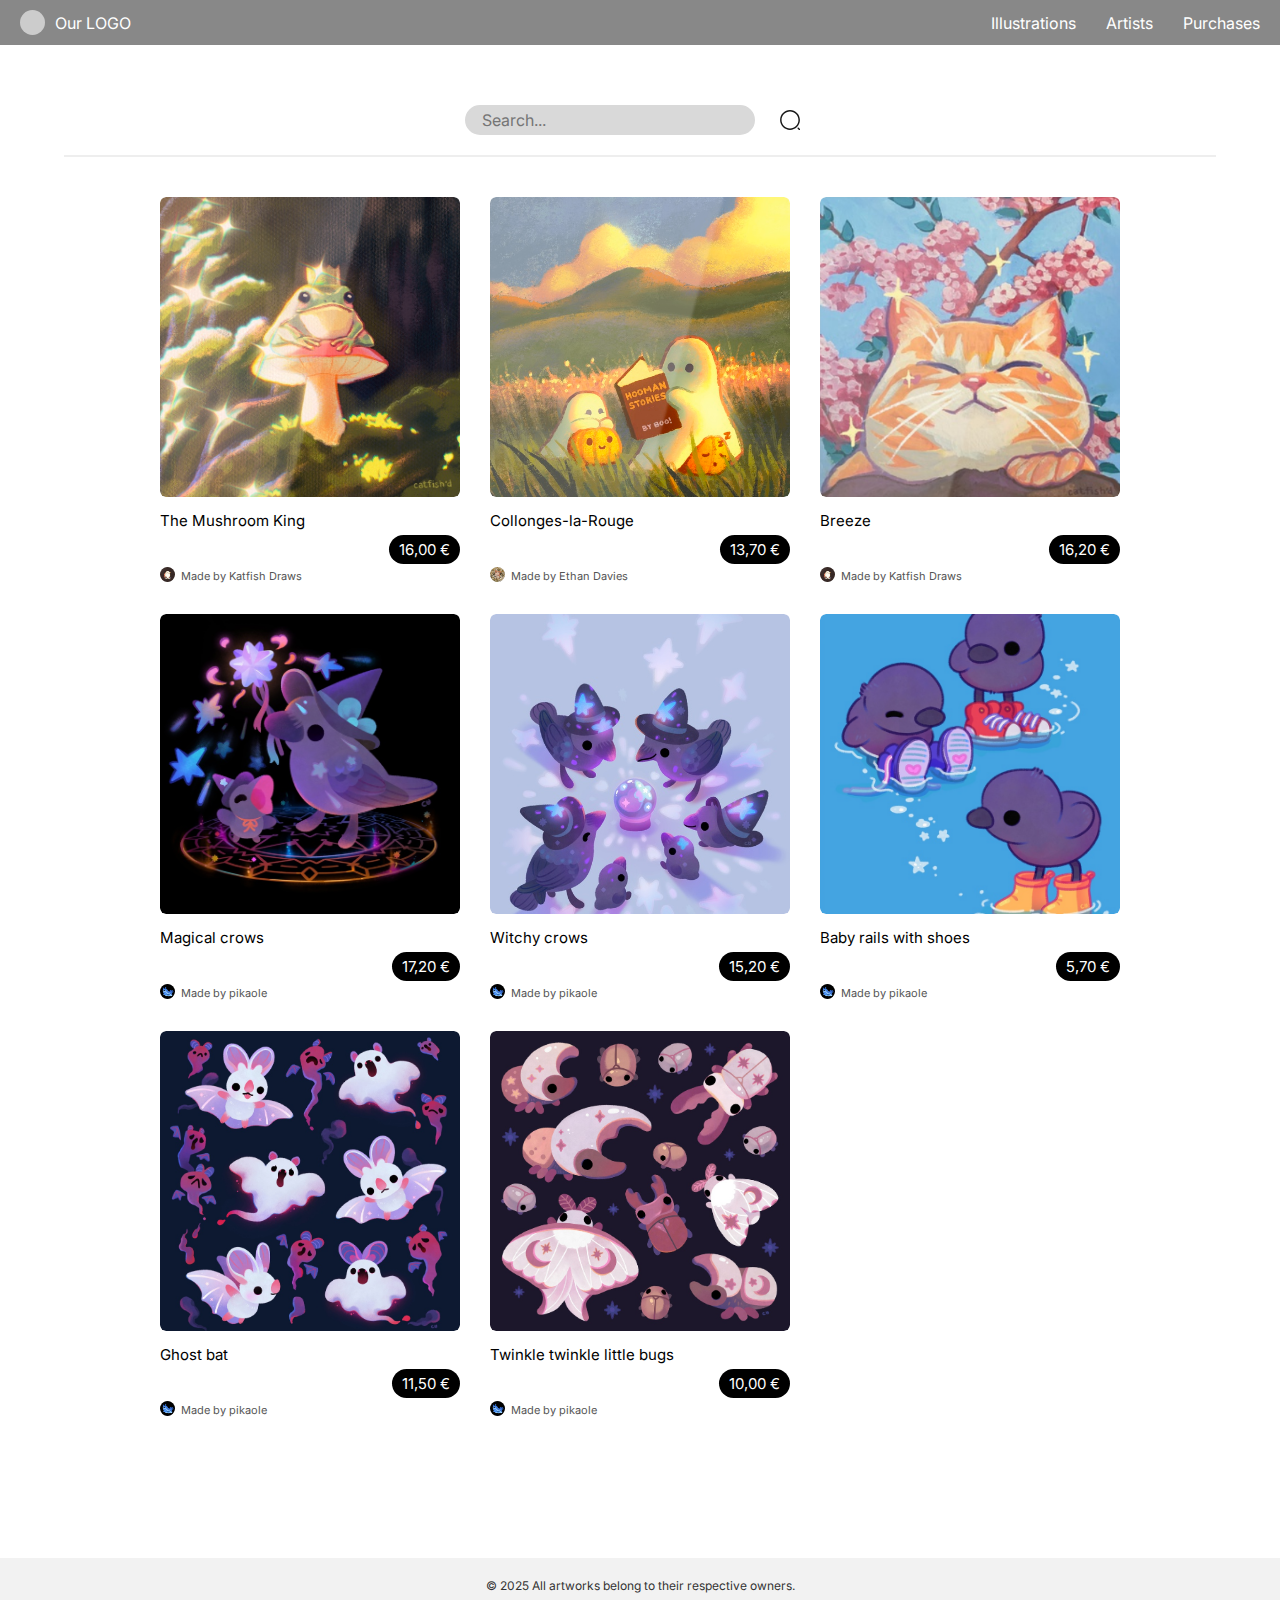
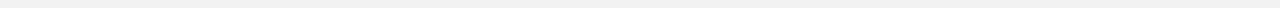
<file: search_artwork_t1.html>
<!DOCTYPE html>
<html lang="en">
    <head>
        <meta charset="UTF-8" />
        <meta name="viewport" content="width=device-width, initial-scale=1.0" />
        <title>Search artwork</title>
        <link rel="stylesheet" href="style/style.css" />
        <link rel="stylesheet" href="style/search_style.css" />
        <link href="https://fonts.googleapis.com/css2?family=Inter:wght@100;200;300;400;500;600;700;800;900&display=swap" rel="stylesheet" />
        <script src="js/script.js"></script>

    </head>
    <body>
        <header class="header">
            <div class="logo-section">
                <div class="logo-circle"></div>
                <span class="logo-text">Our LOGO</span>
            </div>
            <div class="nav-link-container">
                <div class="nav-link">
                    <a href="index.html">Illustrations</a>
                </div>
                <div class="nav-link">
                    <a href="search_artist.html">Artists</a>
                </div>
                <div class="nav-link">
                    <a href="purchases.html">Purchases</a>
                </div>
            </div>
        </header>

        <div class="search-section autocomplete">
            <input id="search-input" type="text" placeholder="Search..." />
            <button id="search-button" class="search-btn" type="button">
                <img src="img/icons/search-normal.svg" alt="search icon" class="search-icon" />
            </button>
            <div id="autocomplete-list" class="autocomplete-items"></div>
        </div>

        <hr class="divider" />

        <main>      
            <div class="gallery">
                

            <!-- модальне окно -->
            <!-- пропоную використовувати поки що усюди одне -->
            <div id="modal1" class="modal">
                <div class="modal-content">
                    <div class="modal-main-content">
                        <div class="artwork-image-container">
                            <div class="artwork-large-img">
                                <img src="img/art1_8.png" alt="art image" class="art-photo" />
                            </div>
                        </div>

                        <div class="artwork-details-container">
                            <span class="close" onclick="closeModal(1)">&times;</span>

                            <h2 class="artwork-name">Mushroom King</h2>

                            <label for="price-input">Price</label>
                            <div class="detail-row">
                                <input type="text" id="price-input" value="16.25" readonly />
                                <span class="currency-icon">€</span>
                            </div>

                            <label for="license-input">License</label>
                            <div class="detail-row">
                                <input type="text" id="license-input" value="CC0" readonly />
                                <!-- <span class="license-icon">P</span> -->
                            </div>

                            <button class="pay-btn" onclick="redirectToPaymentPage()">Pay</button>

                            <hr class="details-divider" />

                            <div class="made-by-section">
                                <div class="artist-avatar-small" onclick="redirectToArtistPage()">
                                    <img src="img/avatar1.png" alt="art image" class="artist-photo-small" />
                                </div>
                                <div class="artist-info-text" onclick="redirectToArtistPage()">
                                    <span class="made-by-label">Made by Katfish Draws</span>
                                </div>
                            </div>
                            <p class="artist-lorem">A dreamy illustration of a small frog wearing a tiny crown, sitting gracefully on a red-capped mushroom in a glowing forest. Sunlight sparkles around, giving the scene a magical, fairytale-like atmosphere.</p>
                        </div>
                    </div>
                </div>
            </div>
        </main>

        <footer class="footer">
            <p>© 2025 All artworks belong to their respective owners.</p>
        </footer>
    </body>

    <script src="js/gallery_list.js"></script>
    <script src="js/search.js"></script>
    
</html>
</file>
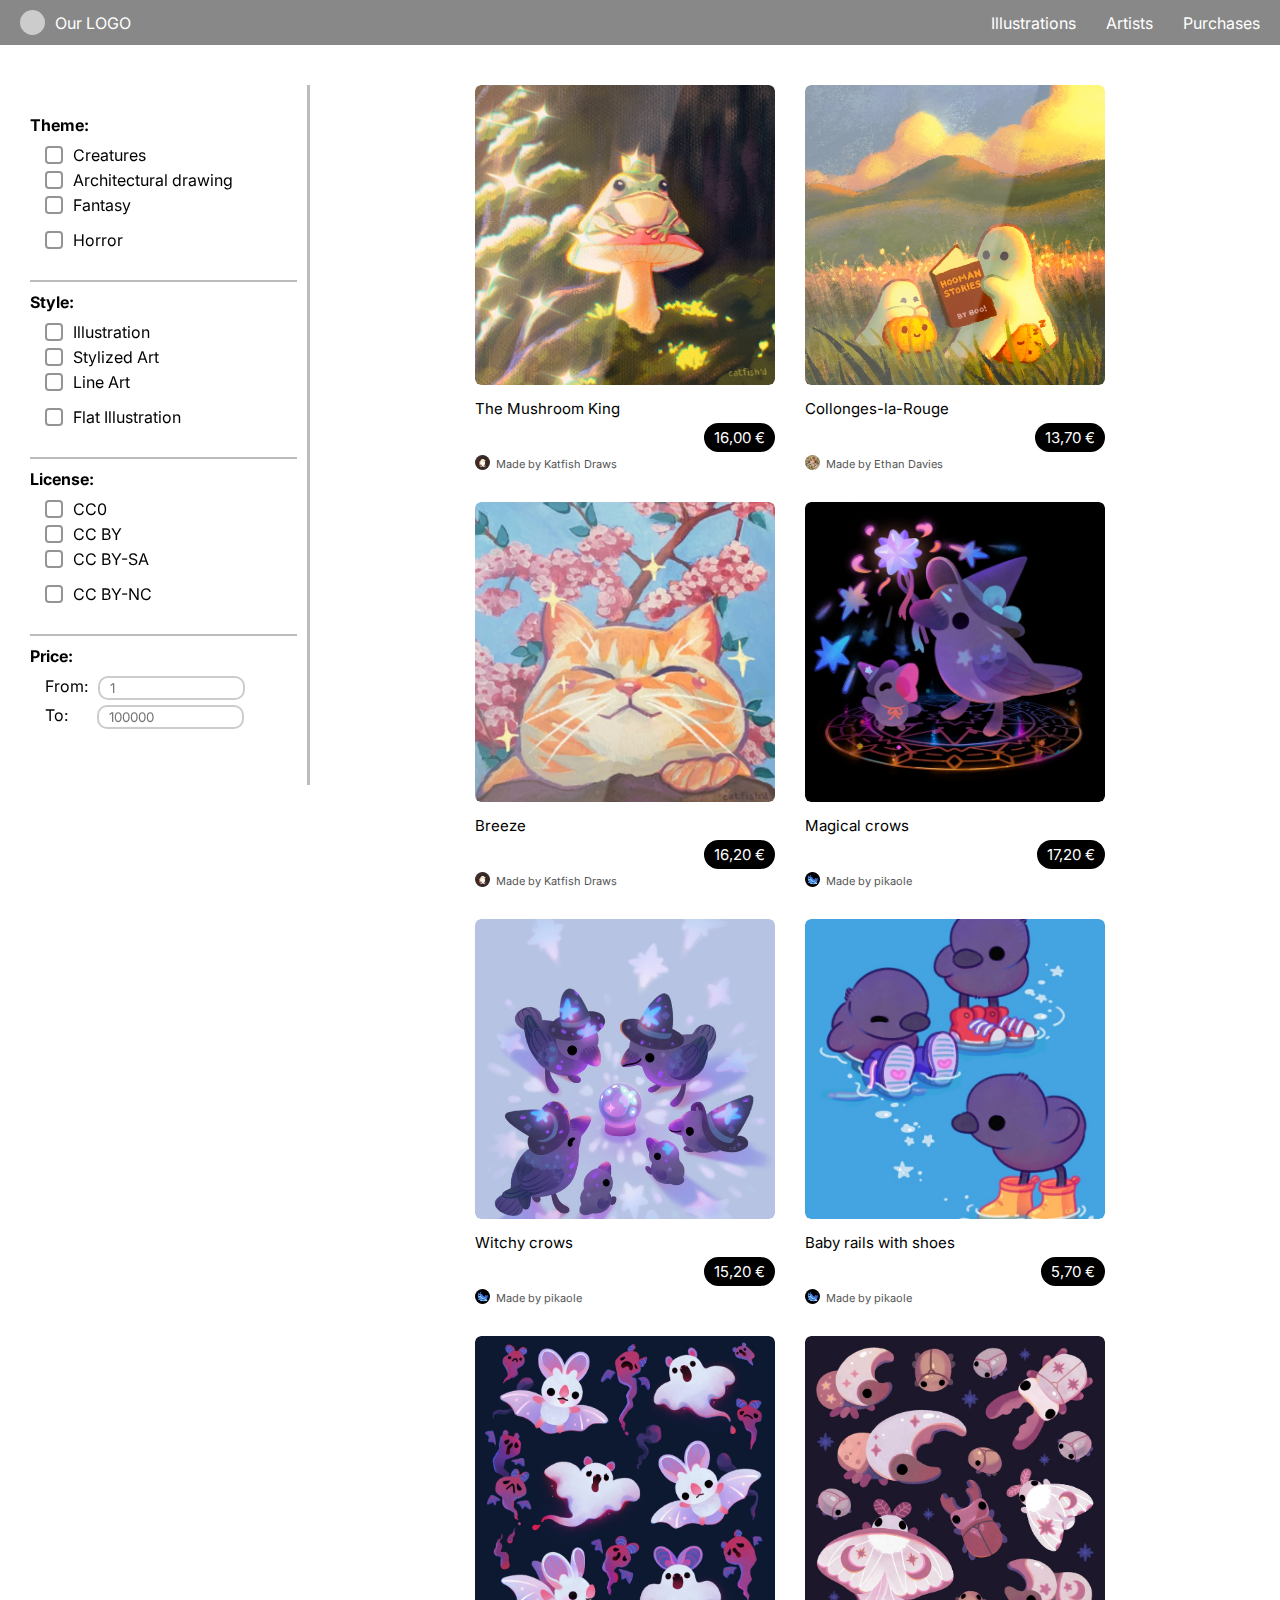
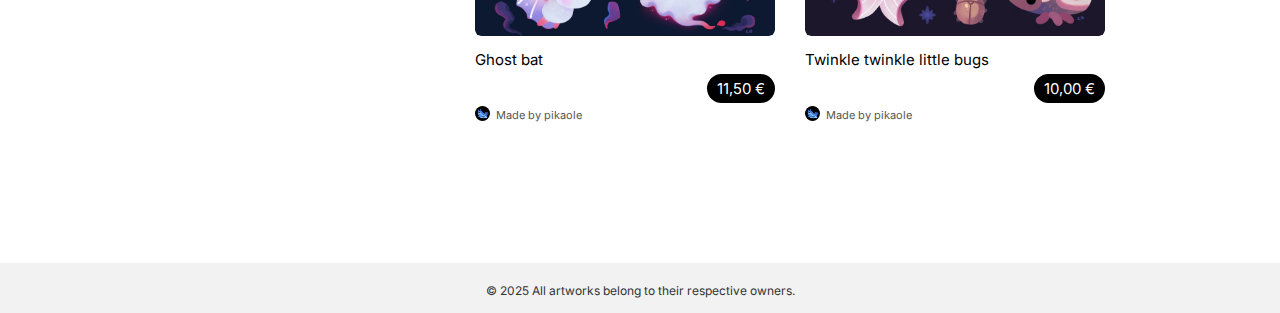
<file: search_artwork_t2.html>
<!DOCTYPE html>
<html lang="en">
    <head>
        <meta charset="UTF-8" />
        <meta name="viewport" content="width=device-width, initial-scale=1.0" />
        <title>Search artwork</title>
        <link rel="stylesheet" href="style/style.css" />
        <link rel="stylesheet" href="style/search_style.css" />
        <link href="https://fonts.googleapis.com/css2?family=Inter:wght@100;200;300;400;500;600;700;800;900&display=swap" rel="stylesheet" />
        <script src="js/script.js"></script>

    <style>
        .gallery {
            margin-left: 300px;
        }

        
        .sidenav {
            width: 300px;
            height: 700px;
            position: fixed;
            z-index: 999;
            top: 85px;
            left: 10px;
            overflow-x: hidden;
            padding: 10px;
            padding-left: 20px;
            border-style: solid;
            border-left: 1px;
            border-top: 1px;
            border-bottom: 1px;
            border-color: #BCBCBC;
        }

        .filter-p {
            font-weight: 700;
            padding-bottom: 5px;
        }

        input[type="checkbox"] {
            -webkit-appearance: none;
            appearance: none;

            appearance: none;
            width: 1.1rem;
            height: 1.1rem;
            border: 2px solid #949494;
            border-radius: 0.25rem;
            background-color: #fff;
            cursor: pointer;
            transition: color 0.15s ease-in-out, background-color 0.15s ease-in-out, border-color 0.15s ease-in-out, box-shadow 0.15s ease-in-out;
            margin-left: 20px;
            margin-top: 10px;
            
        }
        
        input[type="checkbox"]:checked {
            background-color: #000000;
            border-color: #000000;
            background-image: url("data:image/svg+xml,%3csvg xmlns='http://www.w3.org/2000/svg' viewBox='0 0 20 20'%3e%3cpath fill='none' stroke='%23fff' stroke-linecap='round' stroke-linejoin='round' stroke-width='3' d='m6 10 3 3 6-6'/%3e%3c/svg%3e");
        }

        input[type="checkbox"]:checked + .checkbox-lb {
            font-weight: 600;
        }


        input[type="checkbox"]:disabled {
            filter: none;
            opacity: 0.5;
            cursor: not-allowed;
        }

        .checkbox-row {
            display: flex;
            align-items: center;
            gap: 10px;
            cursor: pointer;
            margin-top: 5px;
            margin-left: 15px;
        }

        .checkbox-row input[type="checkbox"] {
            margin: 0;
        }

        hr {
        border: none;
        height: 2px;   
        background-color: #BCBCBC;
        margin: 0 0 10px 0;
        box-shadow: none;
        }

        .num-input {
            border-radius: 10px;
            border-style: solid;
            padding: 2px;
            padding-left: 5px;
        }

        .num-row {
            display: flex;
            gap: 10px;
            cursor: pointer;
            margin-top: 5px;
            margin-left: 15px;
        }
        .num-row:last-child {
            gap: 29px;
        }

        .num-input {
            border-radius: 10px;
            border: 2px solid #ccc;
            padding-top: 2px;
            padding-bottom: 2px;
            padding-left: 10px;

            outline: none; /* убрать синюю обводку браузера */
        }

        .num-input:focus {
            border-color: #000;
        }

    </style>
    </head>
    <body>
        <header class="header">
            <div class="logo-section">
                <div class="logo-circle"></div>
                <span class="logo-text">Our LOGO</span>
            </div>
            <div class="nav-link-container">
                <div class="nav-link">
                    <a href="index.html">Illustrations</a>
                </div>
                <div class="nav-link">
                    <a href="search_artist.html">Artists</a>
                </div>
                <div class="nav-link">
                    <a href="purchases.html">Purchases</a>
                </div>
            </div>
        </header>


        <main>            
            <div class="sidenav">
                <form>
                <br>

                <p class="filter-p">Theme:</p>
                <div class="checkbox-row">
                    <input type="checkbox" class="checkbox" id="theme-1" name="theme-1" value="Creatures">
                    <label class="checkbox-lb" for="theme-1">Creatures</label><br>
                </div>
                <div class="checkbox-row">
                    <input type="checkbox" class="checkbox" id="theme-2" name="theme-2" value="Architectural drawing">
                    <label class="checkbox-lb" for="theme-2">Architectural drawing</label><br>
                </div>
                <div class="checkbox-row">
                    <input type="checkbox" class="checkbox" id="theme-3" name="theme-3" value="Fantasy">
                    <label class="checkbox-lb" for="theme-3">Fantasy</label><br>
                </div>
                <div class="checkbox-row">
                    <input type="checkbox" class="checkbox" id="theme-4" name="theme-4" value="Horror">
                    <label class="checkbox-lb" for="theme-4">Horror</label><br><br>
                </div>
                <br>
                <hr>
                <p class="filter-p">Style:</p>
                <div class="checkbox-row">
                    <input type="checkbox" class="checkbox" id="style-1" name="style-1" value="Illustration">
                    <label class="checkbox-lb" for="style-1">Illustration</label><br>
                </div>
                <div class="checkbox-row">
                    <input type="checkbox" class="checkbox" id="style-2" name="style-2" value="Stylized Art">
                    <label class="checkbox-lb" for="style-2">Stylized Art</label><br>
                </div>
                <div class="checkbox-row">
                    <input type="checkbox" class="checkbox" id="style-3" name="style-3" value="Line Art">
                    <label class="checkbox-lb" for="style-3">Line Art</label><br>
                </div>
                <div class="checkbox-row">
                    <input type="checkbox" class="checkbox" id="style-4" name="style-4" value="Flat Illustration">
                    <label class="checkbox-lb" for="style-4">Flat Illustration</label><br><br>
                </div>
                <br>
                <hr>
                <p class="filter-p">License:</p>
                <div class="checkbox-row">
                    <input type="checkbox" class="checkbox" id="license-1" name="license-1" value="CC0">
                    <label class="checkbox-lb" for="license-1">CC0</label><br>
                </div>
                <div class="checkbox-row">
                    <input type="checkbox" class="checkbox" id="license-2" name="license-2" value="CC BY">
                    <label class="checkbox-lb" for="license-2">CC BY</label><br>
                </div>
                <div class="checkbox-row">
                    <input type="checkbox" class="checkbox" id="license-3" name="license-3" value="CC BY-SA">
                    <label class="checkbox-lb" for="license-3">CC BY-SA</label><br>
                </div>
                <div class="checkbox-row">
                    <input type="checkbox" class="checkbox" id="license-4" name="license-4" value="CC BY-NC">
                    <label class="checkbox-lb" for="license-4">CC BY-NC</label><br><br>
                </div>
                <br>
                <hr>
                <p class="filter-p">Price:</p>
                <div class="num-row">
                    <label class="num-lb" for="price-1">From:</label>
                    <input class="num-input" type="number" step="0.01" id="price-1" name="price-1"
                        min="1" max="100000" placeholder="1">
                </div>

                <div class="num-row">
                    <label class="num-lb" for="price-2">To:</label>
                    <input class="num-input" type="number" step="0.01" id="price-2" name="price-2"
                        min="1" max="100000" placeholder="100000">
                </div>
            </form>

            </div>
            

            


            <div class="gallery">
                

            <!-- модальне окно -->
            <!-- пропоную використовувати поки що усюди одне -->
            <div id="modal1" class="modal">
                <div class="modal-content">
                    <div class="modal-main-content">
                        <div class="artwork-image-container">
                            <div class="artwork-large-img">
                                <img src="img/art1_8.png" alt="art image" class="art-photo" />
                            </div>
                        </div>

                        <div class="artwork-details-container">
                            <span class="close" onclick="closeModal(1)">&times;</span>

                            <h2 class="artwork-name">Mushroom King</h2>

                            <label for="price-input">Price</label>
                            <div class="detail-row">
                                <input type="text" id="price-input" value="16.25" readonly />
                                <span class="currency-icon">€</span>
                            </div>

                            <label for="license-input">License</label>
                            <div class="detail-row">
                                <input type="text" id="license-input" value="CC0" readonly />
                                <!-- <span class="license-icon">P</span> -->
                            </div>

                            <button class="pay-btn" onclick="redirectToPaymentPage()">Pay</button>

                            <hr class="details-divider" />

                            <div class="made-by-section">
                                <div class="artist-avatar-small" onclick="redirectToArtistPage()">
                                    <img src="img/avatar1.png" alt="art image" class="artist-photo-small" />
                                </div>
                                <div class="artist-info-text" onclick="redirectToArtistPage()">
                                    <span class="made-by-label">Made by Katfish Draws</span>
                                </div>
                            </div>
                            <p class="artist-lorem">A dreamy illustration of a small frog wearing a tiny crown, sitting gracefully on a red-capped mushroom in a glowing forest. Sunlight sparkles around, giving the scene a magical, fairytale-like atmosphere.</p>
                        </div>
                    </div>
                </div>
            </div>
        </main>

        <footer class="footer">
            <p>© 2025 All artworks belong to their respective owners.</p>
        </footer>
    </body>

    <script src="js/gallery_list.js"></script>
    <script src="js/search.js"></script>
    
</html>
</file>
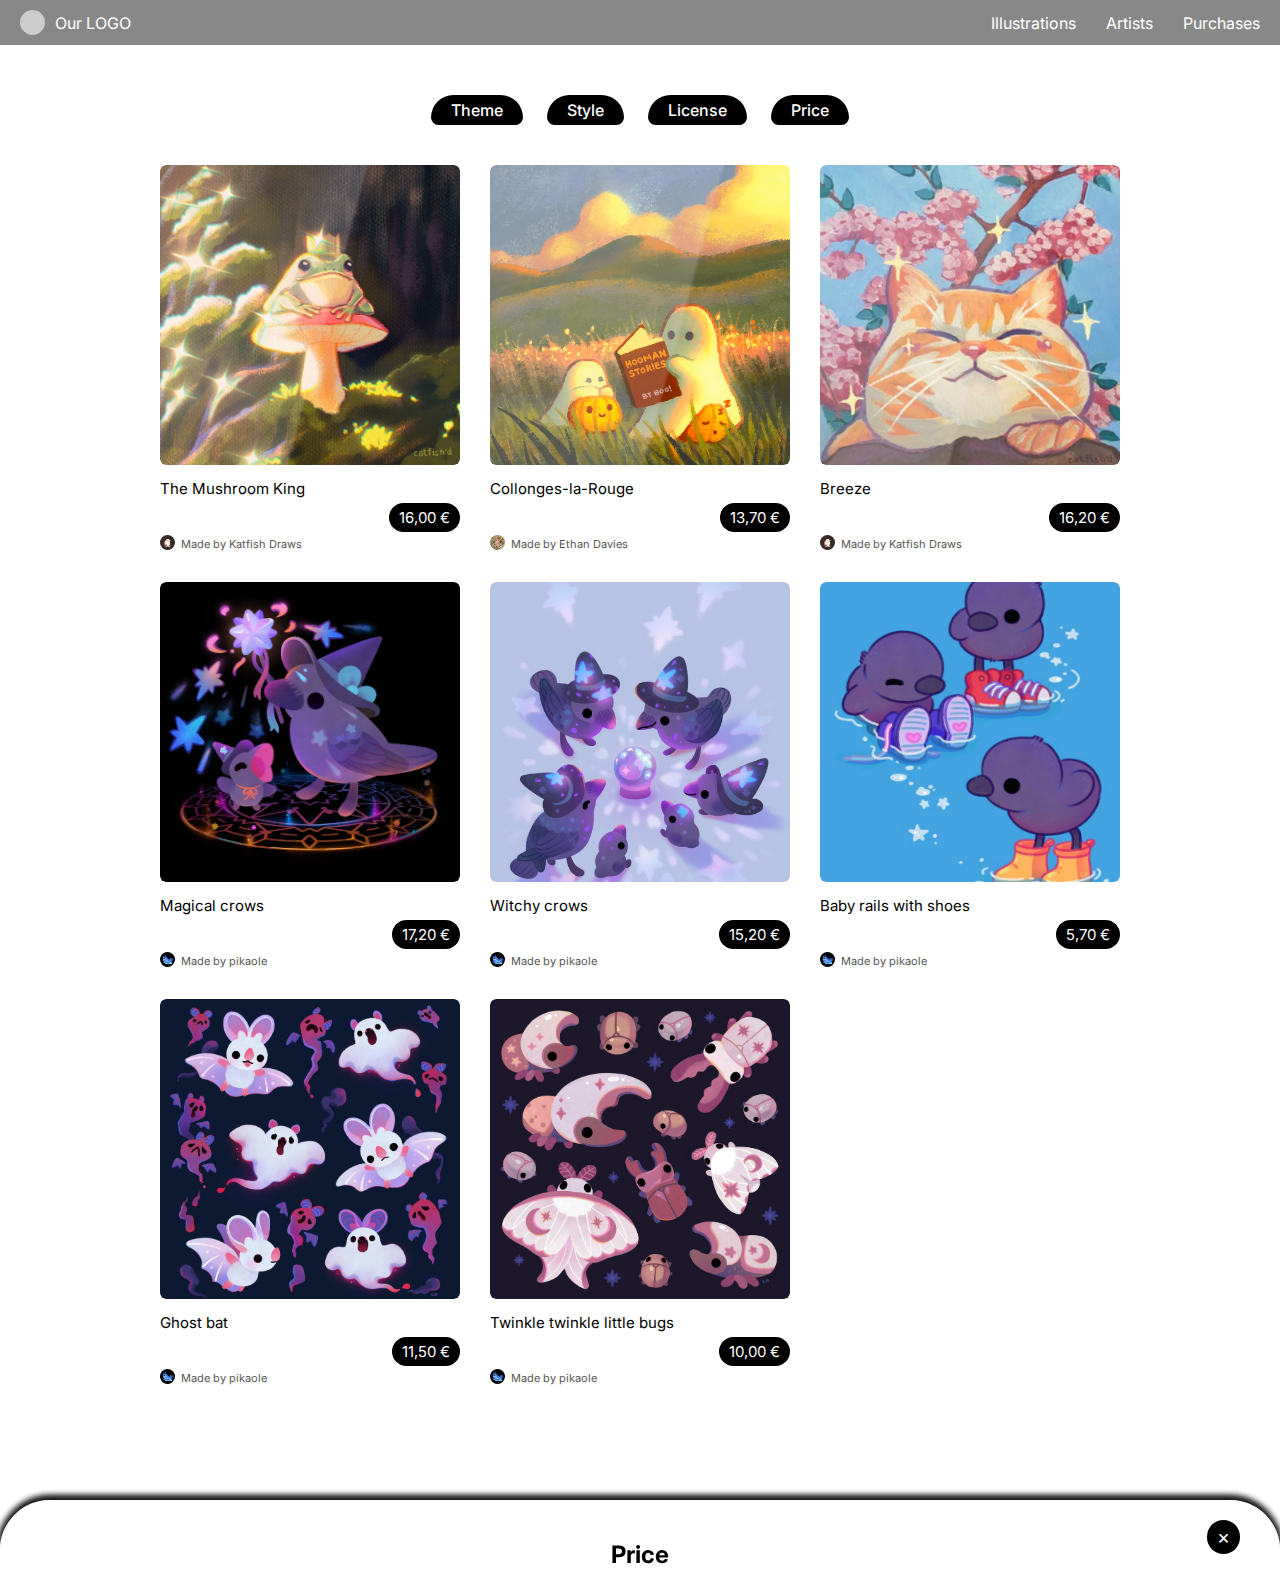
<file: search_artwork_t3.html>
<!DOCTYPE html>
<html lang="en">
    <head>
        <meta charset="UTF-8" />
        <meta name="viewport" content="width=device-width, initial-scale=1.0" />
        <title>Search artwork</title>
        <link rel="stylesheet" href="style/style.css" />
        <link rel="stylesheet" href="style/search_style.css" />
        <link rel="stylesheet" href="style/mobile_filter.css" />
        <link href="https://fonts.googleapis.com/css2?family=Inter:wght@100;200;300;400;500;600;700;800;900&display=swap" rel="stylesheet" />
        <script src="js/script.js"></script>

    </head>
    <body>
        <header class="header">
            <div class="logo-section">
                <div class="logo-circle"></div>
                <span class="logo-text">Our LOGO</span>
            </div>
            <div class="nav-link-container">
                <div class="nav-link">
                    <a href="index.html">Illustrations</a>
                </div>
                <div class="nav-link">
                    <a href="search_artist.html">Artists</a>
                </div>
                <div class="nav-link">
                    <a href="purchases.html">Purchases</a>
                </div>
            </div>
        </header>

        <div class="btn-container">
            <button class="openPopup" id="0">Theme</button>
            <button class="openPopup" id="1">Style</button>
            <button class="openPopup" id="2">License</button>
            <button class="openPopup" id="3">Price</button>
        </div>

        <div id="bottomPopup" class="popup-container">
            <div class="popup-content">
            </div>
        </div>
        
        <main>       
            <div class="gallery">     
        </main>

        <footer class="footer">
            <p>© 2025 All artworks belong to their respective owners.</p>
        </footer>
    </body>

    <script src="js/gallery_list.js"></script>
    <script src="js/search.js"></script>
    <script src="js/popup.js"></script>
</html>
</file>
<file: style.css>
* {
    margin: 0;
    padding: 0;
    box-sizing: border-box;
    font-family: "Inter", sans-serif;
}

body {
    height: 100%;
    width: 100%;
    margin: 0;
    border: 0;
    padding: 0;
    display: flex;
    flex-direction: column;
    min-height: 100vh;
}

.header {
    background-color: #888;
    color: white;
    display: flex;
    justify-content: space-between;
    align-items: center;
    padding: 10px 20px;
}

h3 {
    font-weight: 400;
}

.logo-section {
    display: flex;
    align-items: center;
    gap: 10px;
}

.logo-circle {
    width: 25px;
    height: 25px;
    background: #ccc;
    border-radius: 50%;
}

.profile-icon .profile-circle {
    width: 25px;
    height: 25px;
    border: 2px solid white;
    border-radius: 50%;
}

.search-section {
    display: flex;
    justify-content: center;
    align-items: center;
    margin: 30px 0;
    gap: 10px;
}

.search-section input {
    width: 60%;
    max-width: 400px;
    padding: 10px 15px;
    border: none;
    background: #ddd;
    border-radius: 20px;
    outline: none;
}

.search-btn {
    background: none;
    border: none;
    font-size: 18px;
    cursor: pointer;
    padding: 2px;
}

.divider {
    width: 90%;
    margin: 0 auto;
    border: none;
    border-top: 2px solid #eee;
}

main {
    all: unset;
    flex-grow: 1;
    margin-left: 3%;
    margin-right: 3%;
}

.gallery {
    display: grid;
    grid-template-columns: repeat(auto-fit, minmax(300px, 0.1fr));
    gap: 30px;
    justify-content: center;
    justify-items: center;
    padding: 40px 0;
    max-width: 1700px;
    margin: 0 auto;
}

.art-card {
    width: 100%;
    max-width: 300px;
    text-align: left;
}

.art-img {
    width: 100%;
    height: 300px;
    background: #d6d6d6;
    margin-bottom: 10px;
    border-radius: 0px;
}

.art-card h3 {
    font-size: 15px;
    margin-bottom: 5px;
}

.artist-info {
    display: flex;
    align-items: center;
    gap: 6px;
}

.artist-avatar {
    width: 15px;
    height: 15px;
    background: #ccc;
    border-radius: 50%;
}

.made-by {
    font-size: 11px;
    color: #555;
}

.footer {
    margin-top: 100px;
    width: 100%;
    position: relative;
    height: 50px;
    display: flex;
    align-items: flex-end;
    justify-content: center;

    text-align: center;
    background: #f2f2f2;
    padding: 15px 0;
    font-size: 12px;
    color: #333;
}

.top-info-section {
    width: 100%;
    height: 200px;
    background-color: #e9e9e9;
    margin-bottom: 20px;
}

.artist-name {
    text-align: center;
    font-size: 17px !important;
}
</file>
<file: search_style.css>
* {
    box-sizing: border-box;
}
.autocomplete {
    position: relative;
    display: inline-block;
    width: 300px;
    transform: translate(-50%);
    left: 50%;
    top: 20px;
}

input[type="text"] {
    width: 100%;
    padding: 10px;
    font-size: 16px;
    border: none;
    border-radius: 4px;
    background-color: #c7c7c7;
}

.autocomplete input[type="text"]:focus {
    outline: none; 
    border: 2px solid #000000;
    background-color: #ffffff;
}

.autocomplete-items {
    position: absolute;
    background-color: #000000;
    border-bottom: none;
    z-index: 99;
    top: 100%;
    left: 0;
    right: 0;
}
.autocomplete-items div {
    padding: 10px;
    cursor: pointer;
    background-color: #ffffff;
    border-bottom: 1px solid #d4d4d4;
}
.autocomplete-items div:hover {
    background-color: #e9e9e9;
}
.autocomplete-active {
    background-color: #000000 !important;
    color: #ffffff;
}


.autocomplete-items {
    position: absolute;
    top: 100%;
    left: 0;
    right: 0;
    z-index: 99999;
    box-shadow: 0 2px 8px rgba(0,0,0,0.2);
}

.gallery {
    position: relative;
    z-index: 1;
}

.autocomplete {
    position: relative;
    display: flex; 
    align-items: center;
    justify-content: center;
    z-index: 5000; 
    width: 300px;
    transform: translate(-50%);
    left: 50%;
    top: 20px;
    gap: 10px;
}

.autocomplete input[type="text"] {
    flex: 1;
    width: 300px;
    padding: 10px;
    font-size: 16px;
    border: none;
    border-radius: 4px;
    background-color: #c7c7c7;
}

#search-button {
    border: none;
    padding: 10px;
    cursor: pointer;
    display: flex;
    align-items: center;
    justify-content: center;
    transition: 0.1s ease;
    transform: scale(1.1);
}

#search-button img {
    width: 22px;
    height: 22px;
}

#search-button:hover {
    transform: scale(1.2);
}
</file>
<file: style/style.css>
* {
    margin: 0;
    padding: 0;
    box-sizing: border-box;
    font-family: "Inter", sans-serif;
}

body {
    height: 100%;
    width: 100%;
    margin: 0;
    border: 0;
    padding: 0;
    display: flex;
    flex-direction: column;
    min-height: 100vh;
}

.header {
    background-color: #888;
    color: white;
    display: flex;
    justify-content: space-between;
    align-items: center;
    padding: 10px 20px;
    z-index: 200; /*for modal window*/
}

.nav-link-container {
    display: flex;
    justify-content: flex-end;
    align-items: center;
    gap: 30px;
    flex-wrap: nowrap;
}

.nav-link a {
    color: #ffffff;
    text-decoration: none;
}

h3 {
    font-weight: 400;
}

.logo-section {
    display: flex;
    align-items: center;
    gap: 10px;
}

.logo-circle {
    width: 25px;
    height: 25px;
    background: #ccc;
    border-radius: 50%;
}

.profile-icon .profile-circle {
    width: 25px;
    height: 25px;
    border: 2px solid white;
    border-radius: 50%;
}

.search-section {
    display: flex;
    justify-content: center;
    align-items: center;
    margin: 30px 0;
    gap: 10px;
}

.search-section input {
    width: 60%;
    max-width: 400px;
    padding: 10px 15px;
    border: none;
    background: #ddd;
    border-radius: 20px;
    outline: none;
}

.search-btn {
    position: relative;
    background: none;
    border: none;
    font-size: 18px;
    cursor: pointer;
    padding: 2px;
}

.search-icon {
    width: 30px !important;
    height: 30px !important;
    padding: 6px !important;
}

.divider {
    width: 90%;
    margin: 0 auto;
    border: none;
    border-top: 2px solid #eee;
}

main {
    flex-grow: 1;
    margin-left: 3%;
    margin-right: 3%;
}

.gallery {
    display: grid;
    grid-template-columns: repeat(auto-fit, minmax(300px, 0.1fr));
    gap: 30px;
    justify-content: center;
    justify-items: center;
    padding: 40px 0;
    max-width: 1700px;
    margin: 0 auto;
}

.art-card {
    width: 100%;
    max-width: 300px;
    text-align: left;
    cursor: pointer;
}

.art-img {
    width: 100%;
    height: 300px;
    background: #d6d6d6;
    margin-bottom: 10px;
    border-radius: 0px;
}

.art-card h3 {
    font-size: 15px;
    margin-bottom: 5px;
}

.artist-info {
    display: flex;
    align-items: center;
    gap: 6px;
}

.artist-avatar {
    width: 15px;
    height: 15px;
    background: #ccc;
    border-radius: 50%;
}

.made-by {
    font-size: 11px;
    color: #555;
}

.footer {
    margin-top: 100px;
    width: 100%;
    position: relative;
    height: 50px;
    display: flex;
    align-items: flex-end;
    justify-content: center;

    text-align: center;
    background: #f2f2f2;
    padding: 15px 0;
    font-size: 12px;
    color: #333;
}

.top-info-section {
    width: 100%;
    /*height: 200px;
    background-color: #e9e9e9;
    margin-bottom: 20px;*/
    padding: 20px 20px;
}

.artist-name {
    text-align: center;
    font-size: 17px !important;
}

/*----------Modal window - open+close------------*/
.modal {
    display: none;
    position: fixed;
    top: 0;
    left: 0;
    width: 100%;
    height: 100%;
    /* Darker overlay as in the screenshot */
    background-color: rgba(239, 239, 239, 0.5);
    justify-content: center;
    align-items: flex-start; /* Align to the top of the visible part */
    padding-top: 0; /* maybe change this one to use header */
}

/* Стили для содержимого модального окна */
.modal-content {
    background-color: transparent; /* Main wrapper is transparent */
    position: relative;
    /* The max-width and margin are for centering the whole block */
    max-width: 1000px;
    width: 90%;
}

.modal-main-content {
    display: flex;
    background-color: #fff; /* White background for the main box */
    border-radius: 10px;
    box-shadow: 0 5px 15px rgba(0, 0, 0, 0.3);
    overflow: hidden; /* To keep the content within the border-radius */
    padding: 20px;
    position: relative;
    z-index: 2; /* Make sure the modal box is above the outside profile content */
    margin-top: 100px; /* Push the box down to make space for the profile outside */
}

/* Left side: Artwork Image */
.artwork-image-container {
    flex: 2; /* Takes up more space, e.g., 60-70% */
    padding-right: 20px;
}

.artwork-large-img {
    width: 100%;
    height: 600px; /* или 100% родителя, если нужно */
    border-radius: 5px;
    overflow: hidden; /* обрезаем изображение по границам контейнера */
    display: flex;
    justify-content: center;
    align-items: center;
    background-color: #8a8a8a;
}

.artwork-large-img img {
    width: 100%;
    height: 100%;
    object-fit: contain;
    /* заполняет контейнер, сохраняя пропорции, обрезает лишнее*/
    /* object-fit: cover; */
    /* заполняет контейнер, сохраняя пропорции, обрезает лишнее */
    display: block;
}

/* Right side: Details and Buy */
.artwork-details-container {
    flex: 1; /* Takes up less space, e.g., 30-40% */
    padding-left: 20px;
    border-left: 1px solid transparent; /* No visible divider, just for spacing */
    position: relative;
    display: flex;
    flex-direction: column;
}

/*-------------------Close button---------*/
.close {
    font-size: 30px;
    position: absolute;
    top: -20px;
    right: -10px;
    color: #333;
    cursor: pointer;
    z-index: 1;
}

/*----------Artwork Name-----------*/
.artwork-name {
    font-size: 3em;
    font-weight: 300;
    margin-top: 5px; /* Adjust spacing from the top/close button */
    margin-bottom: 50px;
}

/*-----------Price and License Rows---------*/
.detail-row {
    display: flex;
    align-items: center;
    margin-bottom: 15px;
    position: relative;
}

.detail-row label {
    flex-basis: 30%; /* Set a fixed width for the label */
    font-weight: normal;
    color: #333;
}

.detail-row input {
    flex-grow: 1;
    padding: 8px 10px;
    background-color: #ececec;
    border: 0;
    border-radius: 20px;
    margin-right: 5px; /* Space for the icon */
}

.detail-row input[readonly] {
    cursor: default;
    user-select: none;
}

.detail-row input[readonly]:focus,
.detail-row input[readonly]:active {
    outline: none;
}

.currency-icon,
.license-icon {
    width: 20px;
    height: 20px;
    color: #e0e0e0;
    background-color: #333;
    border-radius: 50%;
    display: flex;
    justify-content: center;
    align-items: center;
    font-size: 0.8em;
    font-weight: bold;
    position: absolute;
    right: 10px;
}

/*----------Pay Button---------------*/
.pay-btn {
    padding: 5px 5px;
    background-color: black;
    color: white;
    border: none;
    border-radius: 10px 40px 10px 40px;
    cursor: pointer;
    font-size: 1em;
    font-weight: bold;
    text-align: center;
    margin-top: 25px;
    margin-bottom: 25px;
    transition: all 0.2s ease;
}

.pay-btn:hover {
    background-color: #333;
}

/*------------Divider Line------------- */
.details-divider {
    border: 0;
    height: 1px;
    background: #e0e0e0;
    margin: 15px 0;
}

/*-------------Made By Section-------*/
.made-by-section {
    display: flex;
    align-items: center;
    margin-top: 15px;
    cursor: pointer;
}

.artist-avatar-small {
    width: 30px;
    height: 30px;
    background-color: lightgray;
    overflow: hidden;
    border-radius: 50%;
    margin-right: 10px;
    flex-shrink: 0;
}

.artist-avatar-small img {
    width: 100%;
    height: 100%;
    object-fit: cover;
    display: block;
}

.art-photo {
    transform: scale(1);
    transition: transform 0.3s ease;
}

.art-photo.artwork {
    height: 300px;
}

.art-photo:hover {
    transform: scale(1.05);
}

.artist-photo-small {
    width: 100%;
    height: 100%;
    object-fit: cover;
    display: block;
    border-radius: 50%;
}

.made-by-label {
    font-weight: bold;
    display: block;
    font-weight: 500;
}

.artist-lorem {
    font-size: 0.85em;
    color: gray;
    margin: 10px 0 0 0;
    text-align: justify;
}

/*-----------Artist profile-----------*/
.artist-profile-outside {
    display: flex;
    align-items: center;
    width: 90%;
    margin: 0 auto;
    position: absolute;
    position: relative;
}

.artist-avatar-large {
    width: 120px;
    height: 120px;
    border-radius: 50%;
    overflow: hidden;
    margin-right: 20px;
    flex-shrink: 0;
    background-color: lightgray;
}

.artist-avatar {
    overflow: hidden;
    flex-shrink: 0;
}

.artist-avatar img {
    width: 100%;
    height: 100%;
    object-fit: cover;
    display: block;
}

.artist-avatar-large img {
    width: 100%;
    height: 100%;
    object-fit: cover;
    display: block;
}

.artist-name-outside {
    font-size: 2.8em;
    font-weight: 300;
    margin: 0;
}

.artist-desc-outside {
    color: gray;
    margin: 5px 0 0 0;
    font-size: 1em;
}

/*-----Payment confirmation----*/

.confirmation-container {
    max-width: 900px;
    width: 90%;
    margin: 50px auto;
    padding: 20px;
    background-color: white; /* Фон, если нужно отделить от основного body */
}

.confirmation-title {
    font-size: 2.2em;
    font-weight: 300;
    text-align: center;
    margin-bottom: 20px;
}

.confirmation-divider {
    border: none;
    border-top: 1px solid #ccc;
    margin: 20px 0 40px 0;
}

/* Основной Flex-контейнер для изображения и деталей */
.confirmation-content {
    display: flex;
    gap: 40px;
    align-items: flex-start;
}

/* Левая часть: Изображение */
.confirmation-artwork-img {
    flex-shrink: 0; /* Запрещаем сжатие */
    width: 350px; /* Фиксированная ширина */
    height: 350px; /* Квадратная форма, как на скрине */
    overflow: hidden;
    background-color: #e0e0e0;
    border-radius: 5px;
}

.confirmation-artwork-img img {
    width: 100%;
    height: 100%;
    object-fit: cover;
    display: block;
}

/* Правая часть: Детали и кнопка */
.confirmation-details {
    flex-grow: 1; /* Занимает оставшееся место */
    display: flex;
    flex-direction: column;
    padding-top: 20px;
}

/* Строки деталей */
.confirm-detail-row {
    display: flex;
    align-items: center;
    margin-bottom: 15px;
}

.confirm-detail-row label {
    flex-basis: 140px; /* Фиксированная ширина для label */
    font-weight: 400;
    color: #333;
    flex-shrink: 0; /* Чтобы не сжимался */
    padding-right: 15px;
}

/* Имитация поля ввода для вывода информации */
.confirm-info-box {
    flex-grow: 1;
    height: 30px;
    background-color: #f2f2f2;
    border-radius: 20px;
    text-align: center;
    padding-top: 4px;
}

/* Кнопка Confirm */
.confirm-btn {
    margin-top: 104.8px;
    padding: 8px 8px;
    width: 100%;
    max-width: 250px; /* Ограничиваем максимальную ширину кнопки */
    background-color: black;
    color: white;
    border: none;
    border-radius: 10px 40px 10px 40px; /* Пример: используем асимметричное скругление */
    cursor: pointer;
    font-size: 1.1em;
    font-weight: bold;
    margin-left: auto;
    margin-right: auto;
    transition: all 0.2s ease;
}

.confirm-btn:hover {
    background-color: #333;
}

/*----------- MODAL SUCCESS STYLES -----------*/
.modal-success {
    display: none; /* Скрыто по умолчанию */
    position: fixed;
    top: 0;
    left: 0;
    width: 100%;
    height: 100%;
    background-color: rgba(239, 239, 239, 0.5); /* Полупрозрачный фон */
    justify-content: center;
    align-items: center;
    z-index: 1000;
}

.modal-success-content {
    background-color: white;
    padding: 40px 50px;
    border-radius: 10px;
    box-shadow: 0 5px 15px rgba(0, 0, 0, 0.3);
    text-align: center;
    max-width: 450px;
    width: 90%;
}

.success-title {
    font-size: 1.8em;
    font-weight: bold;
    margin-bottom: 20px;
}

.success-divider {
    border: 0;
    height: 1px;
    background: #e0e0e0;
    margin: 20px 0;
}

.success-btn {
    width: 100%;
    max-width: 250px;
    padding: 12px 20px;
    border: none;
    border-radius: 10px 40px 10px 40px; /* Асимметричное скругление */
    cursor: pointer;
    font-size: 1.1em;
    font-weight: bold;
    margin: 10px auto;
    display: block; /* Чтобы кнопки занимали всю ширину контейнера */
    transition: all 0.2s ease;
}

/* Черная кнопка OK */
.ok-btn {
    background-color: black;
    color: white;
    transition: all 0.2s ease;
}
.ok-btn:hover {
    background-color: #333;
}

/* Серая кнопка "View my purchases" */
.view-btn {
    background-color: #999;
    color: white;
    font-weight: 500;
}
.view-btn:hover {
    background-color: #777;
}

/* ================================ */

.art-img {
    position: relative !important;
    display: inline-block;
    overflow: hidden;
    border-radius: 6px;
    background: none !important; /* убираем серый фон, чтобы видеть фото */
}

.art-photo {
    width: 100%;
    height: 300px;
    object-fit: cover;
    display: block;
    border-radius: 6px;
}

.icon-heart-img {
    position: absolute;
    top: 10px;
    right: 10px;
    width: 28px;
    height: 28px;
    background-color: rgba(255, 255, 255, 0.8);
    padding: 4px;
    border-radius: 50%;
    cursor: pointer;
    transition: transform 0.18s, background-color 0.18s;
    z-index: 10;
}
.icon-heart-img:hover {
    transform: scale(1.08);
    background-color: rgba(255, 255, 255, 1);
}


/*------Progress bar------*/

#myProgress {
  width: 100%;
  background-color: #f2f2f2;
  margin-top: 30px;
  display: none;
}

#myBar {
  width: 1%;
  height: 15px;
  background-color: #333;
  border-radius: 50px;
}


.price-back {
    background-color: #000000;
    color: #ffffff;
    font-size: 15px;
    padding: 5px;
    padding-left: 10px;
    padding-right: 10px;
    text-align: center;
    width: fit-content;
    border-radius: 50px;
    margin-left: auto;
    margin-right: 0px;
}

/*------Sidebar------*/
</file>
<file: style/search_style.css>
* {
    box-sizing: border-box;
}
.autocomplete {
    position: relative;
    display: flex; 
    align-items: center;
    justify-content: center;
    z-index: 5000; 
    width: 350px;
    transform: translate(-50%);
    left: 50%;
    top: 20px;
    gap: 10px;
}


input[type="text"] {
    width: 100%;
    padding: 10px;
    font-size: 16px;
    border: none;
    border-radius: 4px;
    background-color: #c7c7c7;
}

.autocomplete input[type="text"]:focus {
    outline: none; 
    border: 2px solid #000000;
    background-color: #ffffff;
}

.autocomplete-items {
    margin-top: -27px;
    margin-left: 0px;
    width: 290px;
    position: absolute;
    background-color: #000000;
    border-bottom: none;
    z-index: 99;
    top: 100%;
    left: 0;
    right: 0;
}
.autocomplete-items div {
    padding-top: 10px;
    padding-bottom: 10px;
    padding-left: 15px;
    padding-right: 15px;
    cursor: pointer;
    background-color: #ffffff;
    /* border-bottom: 1px solid #d4d4d4; */
}
.autocomplete-items div:hover {
    background-color: #f5f5f5;
}
.autocomplete-active {
    background-color: #000000 !important;
    color: #ffffff;
}


.autocomplete-items {
    position: absolute;
    top: 100%;
    left: 0;
    right: 0;
    z-index: 99;
    box-shadow: 0 4px 4px rgba(0,0,0,0.2);
    border-radius: 0px 0px 16px 16px;
}

.gallery {
    position: relative;
    z-index: 1;
}

.autocomplete-items div:last-child {
    border-radius: 0px 0px 15px 15px;
}

.autocomplete-items div:first-child {
    padding-top: 30px;
}


.autocomplete input[type="text"] {
    flex: 1;
    width: 300px;
    padding-top: 3px;
    padding-bottom: 3px;
    padding-left: 15px;
    padding-right: 15px;
    font-size: 16px;
    border: none;
    border-radius: 30px;
    background-color: #D9D9D9;
    border: 2px solid #D9D9D9;

    z-index: 100;
}

#search-button {
    border: none;
    padding: 10px;
    cursor: pointer;
    display: flex;
    align-items: center;
    justify-content: center;
    transition: 0.1s ease;
    transform: scale(1.1);
}

#search-button img {
    width: 22px;
    height: 22px;
}

#search-button:hover {
    transform: scale(1.2);
}
</file>
<file: style/mobile_filter.css>
.sidenav {
    width: 300px;
    height: 700px;
    position: fixed;
    z-index: 999;
    top: 85px;
    left: 10px;
    overflow-x: hidden;
    padding: 10px;
    padding-left: 20px;
    border-style: solid;
    border-left: 1px;
    border-top: 1px;
    border-bottom: 1px;
    border-color: #BCBCBC;
}

.filter-p {
    font-weight: 700;
    padding-bottom: 5px;
}

input[type="checkbox"] {
    -webkit-appearance: none;
    appearance: none;
    width: 1.1rem;
    height: 1.1rem;
    border: 2px solid #949494;
    border-radius: 0.25rem;
    background-color: #fff;
    cursor: pointer;
    transition: color 0.15s ease-in-out, background-color 0.15s ease-in-out, 
    border-color 0.15s ease-in-out, box-shadow 0.15s ease-in-out;
    margin: 0; 
    flex-shrink: 0; 
}

input[type="checkbox"]:checked {
    background-color: #000000;
    border-color: #000000;
    background-image: url("data:image/svg+xml,%3csvg xmlns='http://www.w3.org/2000/svg' viewBox='0 0 20 20'%3e%3cpath fill='none' stroke='%23fff' stroke-linecap='round' stroke-linejoin='round' stroke-width='3' d='m6 10 3 3 6-6'/%3e%3c/svg%3e");
}

input[type="checkbox"]:checked + .checkbox-lb {
    font-weight: 600;
}


input[type="checkbox"]:disabled {
    filter: none;
    opacity: 0.5;
    cursor: not-allowed;
}

.checkbox-row {
    display: flex;
    align-items: center;
    gap: 8px;
    white-space: nowrap; 
    cursor: pointer;
    margin-top: 5px;
    margin-left: 15px;
}

.checkbox-row input[type="checkbox"] {
    margin: 0;
}

hr {
border: none;
height: 2px;   
background-color: #BCBCBC;
margin: 0 0 10px 0;
box-shadow: none;
}

.num-input {
    border-radius: 10px;
    border-style: solid;
    padding: 2px;
    padding-left: 5px;
}

.num-row {
    display: flex;
    gap: 10px;
    cursor: pointer;
    margin-top: 5px;
}
.num-row:last-child {
    gap: 29px;
}

.num-input {
    border-radius: 10px;
    border: 2px solid #ccc;
    padding-top: 2px;
    padding-bottom: 2px;
    padding-left: 10px;

    outline: none; /* убрать синюю обводку браузера */
}

.num-input:focus {
    border-color: #000;
}

.popup-container {
    position: fixed;
    bottom: -100%;
    left: 0;
    width: 100%;
    height: auto;
    display: flex;
    justify-content: center;
    align-items: flex-end;
    z-index: 1000;
}

.popup-container.show {
    bottom: 0; /* Slide up to the bottom of the screen */
}

.popup-content {
    position: relative;
    background-color: white;
    padding: 20px;
    border-top-left-radius: 50px;
    border-top-right-radius: 50px;
    box-shadow: 0 -3px 7px rgba(0, 0, 0, 0.473);
    max-width: 100%; /* Adjust as needed */
    min-height: 300px;
    width: 100%;
    text-align: center;
}

.filter-container {
    display: flex;
    flex-direction: column;
    flex-wrap: wrap;
    height: 100px;    
    
    max-width: 500px;
    margin-left: auto;
    margin-right: auto;
}

.filter-item {
    margin: 10px;
    margin-top: 5px;
    margin-bottom: 5px;
}

.popup-btn {
    background-color: #000;
    color: #fff;
    font-size: 14pt;
    font-weight: 600;
    padding-top: 10px;
    padding-bottom: 10px;
    padding-left: 100px;
    padding-right: 100px;
    border: none;
    transition: 0.2s ease;

    margin: 10px;
    border-radius: 8px 40px 8px 40px;
}

.popup-btn#resetFilter {
    background-color: #707070;
}

.popup-btn:hover {
  background-color: #1f1f1f;
  padding-left: 102px;
  padding-right: 102px;
}

.popup-btn#resetFilter:hover {
  background-color: #868686;
  padding-left: 102px;
  padding-right: 102px;
}

.popup-btn:active {
  background-color: #111111;
  padding-left: 98px;
  padding-right: 98px;
}


.popup-btn#resetFilter:active {
    background-color: #636363;
    padding-left: 98px;
    padding-right: 98px;
}

.popup-container {
    transition: bottom 0.35s ease;
}

.num-row{
    margin-left: 23%;
}

.closePopup {
    position: absolute;
    top: 20px;
    right: 40px;  
    border-radius: 100px;
    border: none;
    background-color: #000;
    color: #fff;
    font-size: 15pt;
    padding: 5px;
    padding-left: 10px;
    padding-right: 10px;
    transition: 0.2s ease;    
}


.closePopup:hover {
    background-color: #252525;
    padding: 6px;
    padding-left: 11px;
    padding-right: 11px;
}

.closePopup:active {
    background-color: #111111;
    padding: 3px;
    padding-left: 7px;
    padding-right: 7px;
}

.popup-content h2{
    margin-top: 20px;
    margin-bottom: 10px;
}


.openPopup {
    border: none;
    background-color: #000;
    color: #fff;
    border-radius: 30px 30px 10px 10px;
    padding-left: 20px;
    padding-right: 20px;
    padding-top: 5px;
    padding-bottom: 5px;
    margin-left: 10px;
    margin-right: 10px;
    font-size: 12pt;
    font-weight: 500;
    transition: background-color 0.2s ease, padding 0.2s ease;
}

.openPopup:hover {
    background-color: #575757;
}

.openPopup:active {
    background-color: #111111;
    padding-left: 18px;
    padding-right: 18px;
}

.btn-container {
    margin-top: 50px;
    margin-left: auto;
    margin-right: auto;
}
</file>
